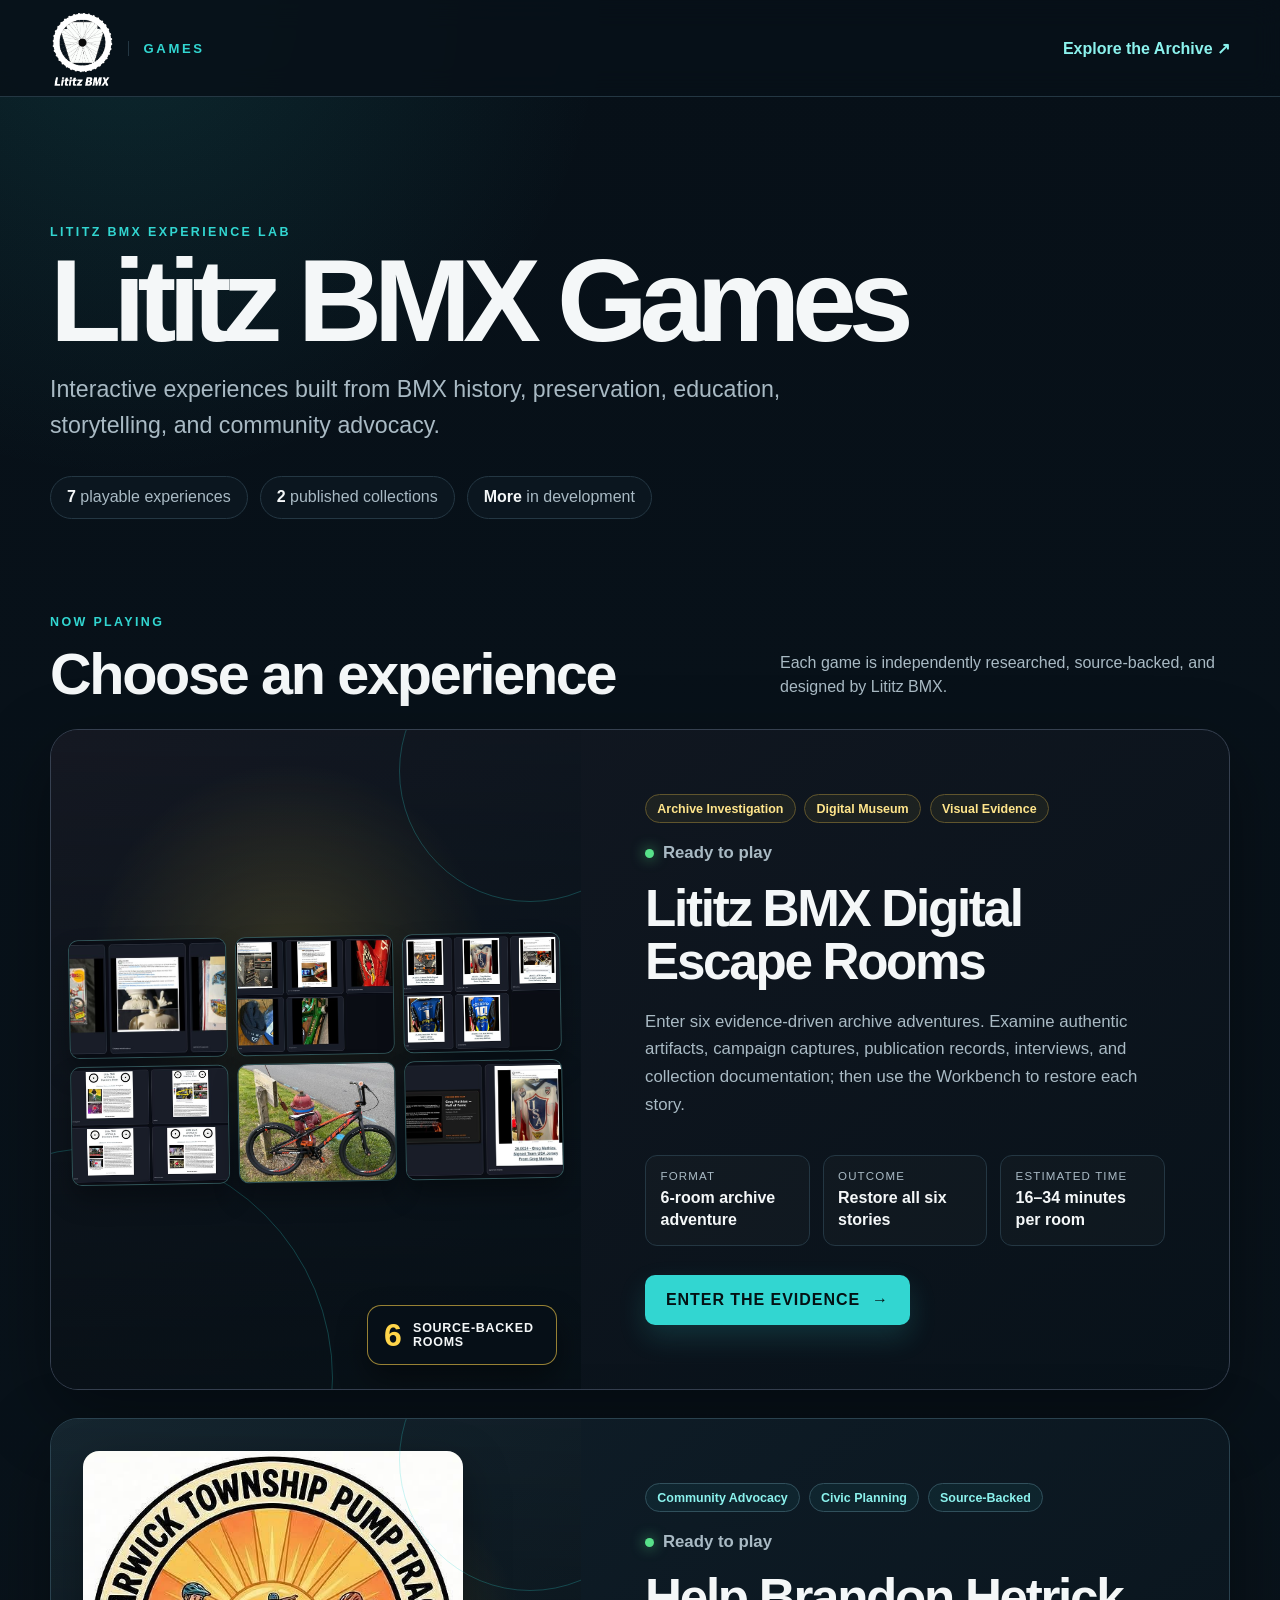
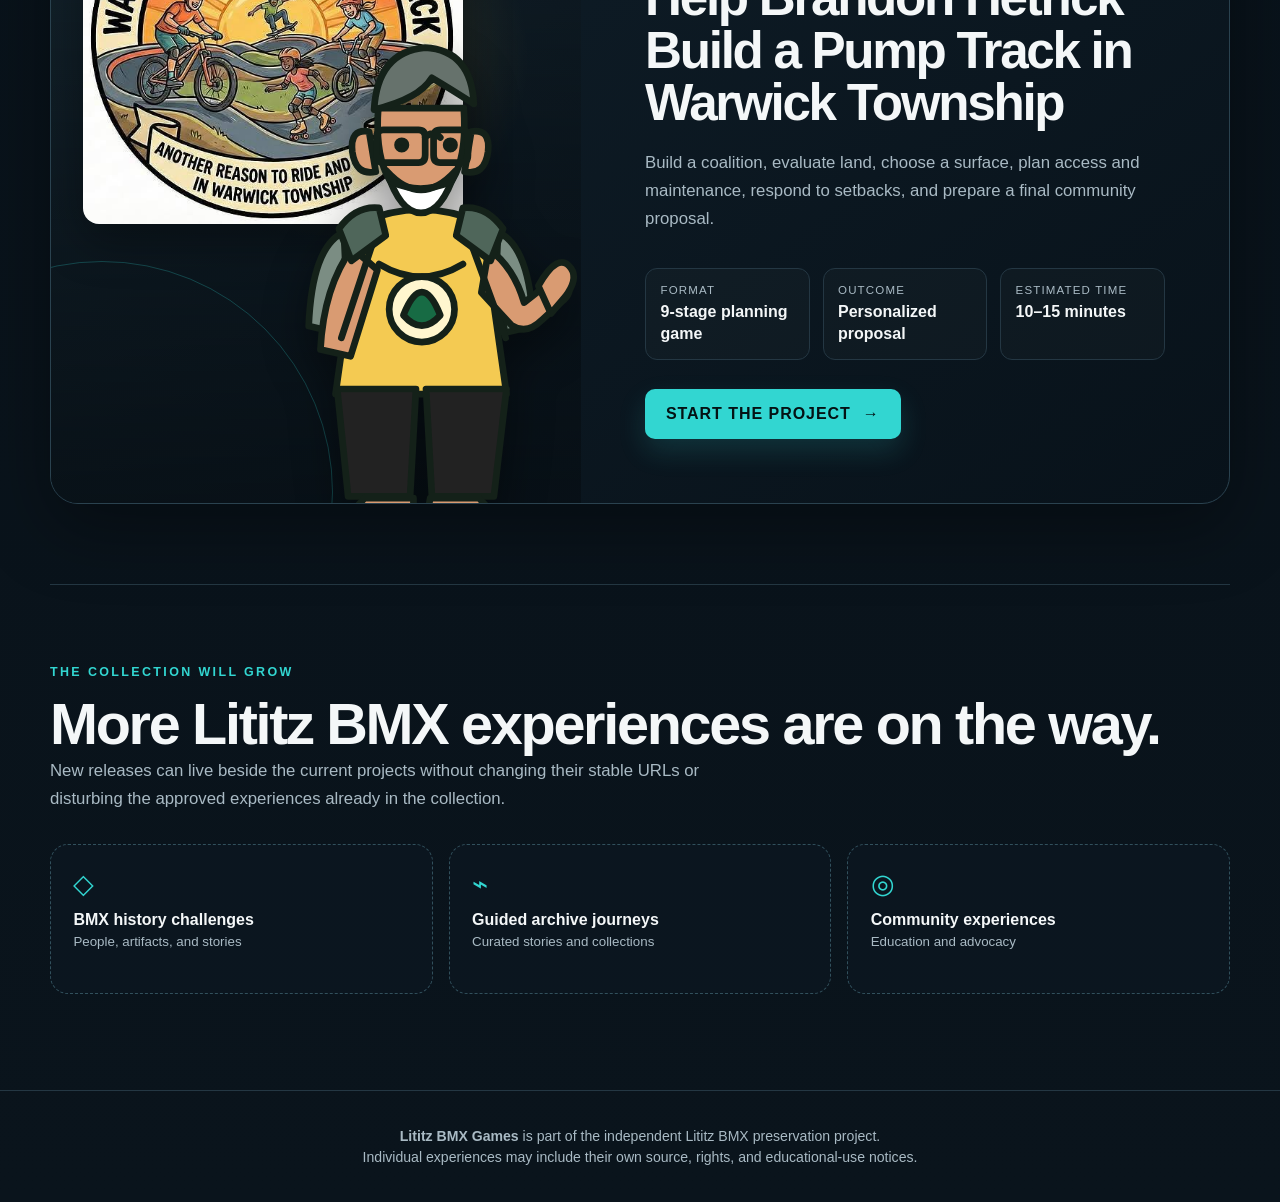
<file: index.html>
<!doctype html>
<html lang="en">
<head>
  <meta charset="utf-8">
  <meta name="viewport" content="width=device-width, initial-scale=1">
  <meta name="description" content="Lititz BMX Games — interactive experiences built from BMX history, preservation, education, storytelling, and community advocacy.">
  <link rel="canonical" href="https://article134-tech.github.io/lititzbmx-games/">
  <title>Lititz BMX Games</title>
  <link rel="stylesheet" href="assets/styles.css">
</head>
<body>
  <a class="skip-link" href="#main">Skip to games</a>

  <header class="site-header">
    <div class="header-inner">
      <a class="brand" href="./" aria-label="Lititz BMX Games home">
        <img
          class="brand-logo"
          src="assets/lititz-bmx-logo-white.png"
          alt=""
          aria-hidden="true">
        <span class="brand-section">Games</span>
      </a>
      <a class="archive-link" href="https://www.lititzbmx.com" target="_blank" rel="noopener">
        Explore the Archive <span aria-hidden="true">↗</span>
      </a>
    </div>
  </header>

  <main id="main">
    <section class="hero" aria-labelledby="page-title">
      <p class="eyebrow">Lititz BMX Experience Lab</p>
      <h1 id="page-title">Lititz BMX Games</h1>
      <p class="hero-copy">
        Interactive experiences built from BMX history, preservation, education,
        storytelling, and community advocacy.
      </p>
      <div class="hero-stats" aria-label="Collection status">
        <span><strong>7</strong> playable experiences</span>
        <span><strong>2</strong> published collections</span>
        <span><strong>More</strong> in development</span>
      </div>
    </section>

    <section class="games-section" aria-labelledby="play-heading">
      <div class="section-heading">
        <div>
          <p class="eyebrow">Now Playing</p>
          <h2 id="play-heading">Choose an experience</h2>
        </div>
        <p>Each game is independently researched, source-backed, and designed by Lititz BMX.</p>
      </div>

      <div class="games-list">
        <article class="game-card escape-card">
          <div class="game-visual escape-visual">
            <div class="escape-collage" aria-label="Six Lititz BMX Digital Escape Room previews">
              <img src="escape-rooms/assets/images/radical-rick/room-overview-640.jpg" alt="Radical Rick archive evidence preview" loading="lazy">
              <img src="escape-rooms/assets/images/harrys-legacy-toolbox/room-overview-640.jpg" alt="Harry's Legacy Toolbox evidence preview" loading="lazy">
              <img src="escape-rooms/assets/images/jersey-wall/room-overview-640.jpg" alt="Jersey Wall evidence preview" loading="lazy">
              <img src="escape-rooms/assets/images/backstage-bmx/room-overview-640.jpg" alt="Backstage BMX artist evidence preview" loading="lazy">
              <img src="escape-rooms/assets/images/sugar-cayne/full-circle-640.jpg" alt="Sugar Cayne Huffy BMX build preview" loading="lazy">
              <img src="escape-rooms/assets/images/greg-mathias-air/room-overview-640.jpg" alt="Greg Mathias Air evidence preview" loading="lazy">
            </div>
            <div class="escape-badge" aria-hidden="true">
              <strong>6</strong>
              <span>Source-backed rooms</span>
            </div>
          </div>

          <div class="game-content">
            <div class="tags" aria-label="Game categories">
              <span>Archive Investigation</span>
              <span>Digital Museum</span>
              <span>Visual Evidence</span>
            </div>
            <p class="status"><span aria-hidden="true"></span> Ready to play</p>
            <h3>Lititz BMX Digital Escape Rooms</h3>
            <p>
              Enter six evidence-driven archive adventures. Examine authentic artifacts,
              campaign captures, publication records, interviews, and collection documentation;
              then use the Workbench to restore each story.
            </p>
            <dl class="game-meta">
              <div><dt>Format</dt><dd>6-room archive adventure</dd></div>
              <div><dt>Outcome</dt><dd>Restore all six stories</dd></div>
              <div><dt>Estimated time</dt><dd>16–34 minutes per room</dd></div>
            </dl>
            <a class="play-button escape-button" href="escape-rooms/">
              Enter the evidence <span aria-hidden="true">→</span>
            </a>
          </div>
        </article>

        <article class="game-card">
          <div class="game-visual">
            <img
              class="campaign-logo"
              src="brandon/assets/warwick-township-pump-track-logo.jpg"
              alt="Warwick Township Pump Track campaign logo">
            <img
              class="guide"
              src="brandon/assets/brandon-guide.svg"
              alt="Illustrated Brandon Hetrick giving a thumbs-up">
          </div>

          <div class="game-content">
            <div class="tags" aria-label="Game categories">
              <span>Community Advocacy</span>
              <span>Civic Planning</span>
              <span>Source-Backed</span>
            </div>
            <p class="status"><span aria-hidden="true"></span> Ready to play</p>
            <h3>Help Brandon Hetrick Build a Pump Track in Warwick Township</h3>
            <p>
              Build a coalition, evaluate land, choose a surface, plan access and maintenance,
              respond to setbacks, and prepare a final community proposal.
            </p>
            <dl class="game-meta">
              <div><dt>Format</dt><dd>9-stage planning game</dd></div>
              <div><dt>Outcome</dt><dd>Personalized proposal</dd></div>
              <div><dt>Estimated time</dt><dd>10–15 minutes</dd></div>
            </dl>
            <a class="play-button" href="brandon/">
              Start the project <span aria-hidden="true">→</span>
            </a>
          </div>
        </article>
      </div>
    </section>

    <section class="coming-soon" aria-labelledby="coming-heading">
      <p class="eyebrow">The Collection Will Grow</p>
      <h2 id="coming-heading">More Lititz BMX experiences are on the way.</h2>
      <p>
        New releases can live beside the current projects without changing their stable URLs
        or disturbing the approved experiences already in the collection.
      </p>
      <div class="future-grid" aria-label="Future experience categories">
        <div><span aria-hidden="true">◇</span><strong>BMX history challenges</strong><small>People, artifacts, and stories</small></div>
        <div><span aria-hidden="true">⌁</span><strong>Guided archive journeys</strong><small>Curated stories and collections</small></div>
        <div><span aria-hidden="true">◎</span><strong>Community experiences</strong><small>Education and advocacy</small></div>
      </div>
    </section>
  </main>

  <footer>
    <p><strong>Lititz BMX Games</strong> is part of the independent Lititz BMX preservation project.</p>
    <p>Individual experiences may include their own source, rights, and educational-use notices.</p>
  </footer>

  <script src="assets/app.js"></script>
</body>
</html>
</file>
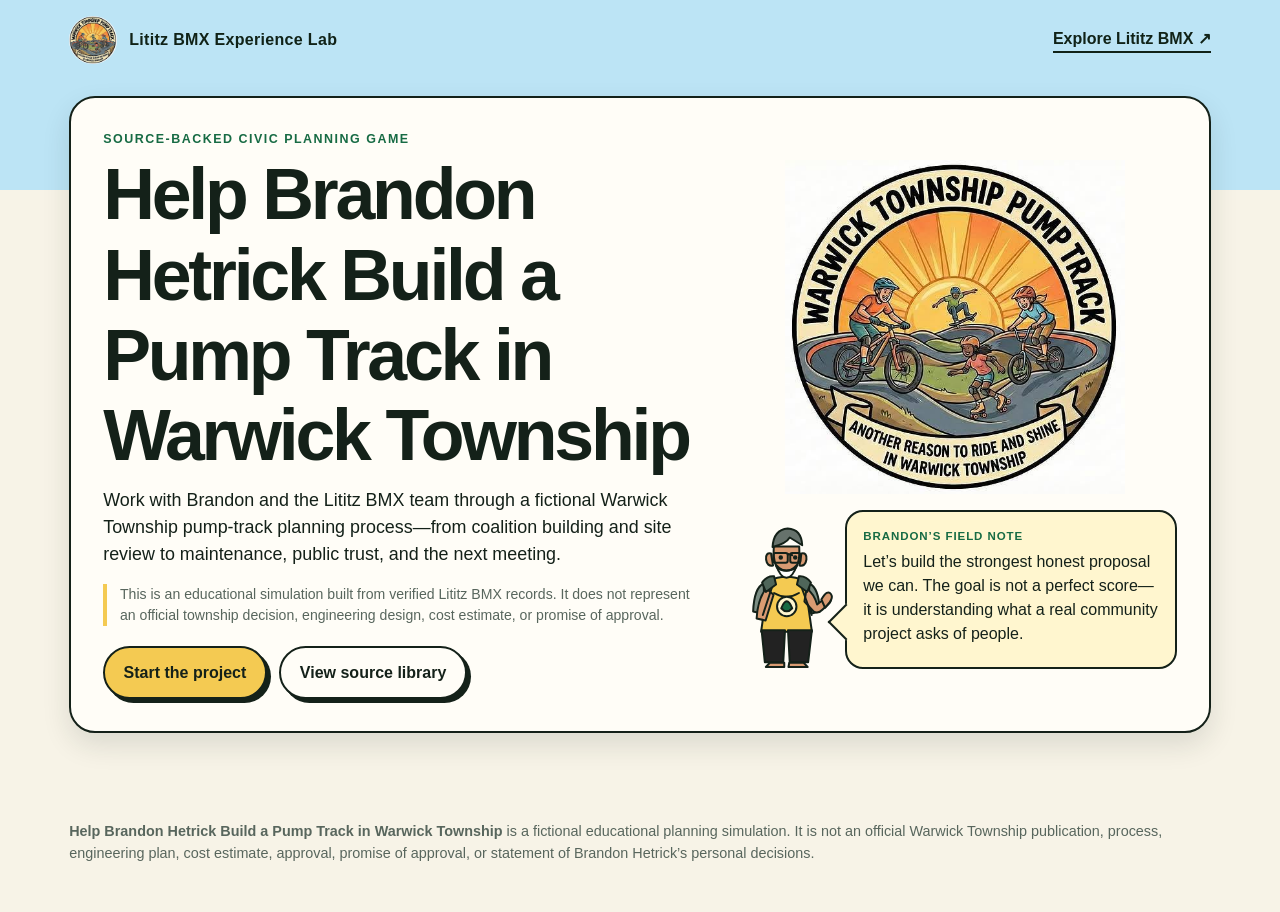
<file: brandon/index.html>
<!doctype html><html lang="en"><head><meta charset="utf-8"><meta name="viewport" content="width=device-width,initial-scale=1"><meta name="description" content="Help Brandon Hetrick Build a Pump Track in Warwick Township — a source-backed Lititz BMX civic planning game."><link rel="canonical" href="https://article134-tech.github.io/lititzbmx-games/brandon/"><title>Help Brandon Hetrick Build a Pump Track in Warwick Township | Lititz BMX</title><link rel="stylesheet" href="assets/styles.css"></head><body><a class="skip" href="#game">Skip to game</a><header class="site-head"><div class="brand"><img src="assets/warwick-township-pump-track-logo.jpg" alt="Warwick Township Pump Track campaign logo"><span>Lititz BMX Experience Lab</span></div><a class="archive-link" href="https://www.lititzbmx.com" target="_blank" rel="noopener">Explore Lititz BMX ↗</a></header><main id="game"></main><footer><strong>Help Brandon Hetrick Build a Pump Track in Warwick Township</strong> is a fictional educational planning simulation. It is not an official Warwick Township publication, process, engineering plan, cost estimate, approval, promise of approval, or statement of Brandon Hetrick’s personal decisions.</footer><script src="assets/game-data.js"></script><script src="assets/app.js"></script></body></html>
</file>
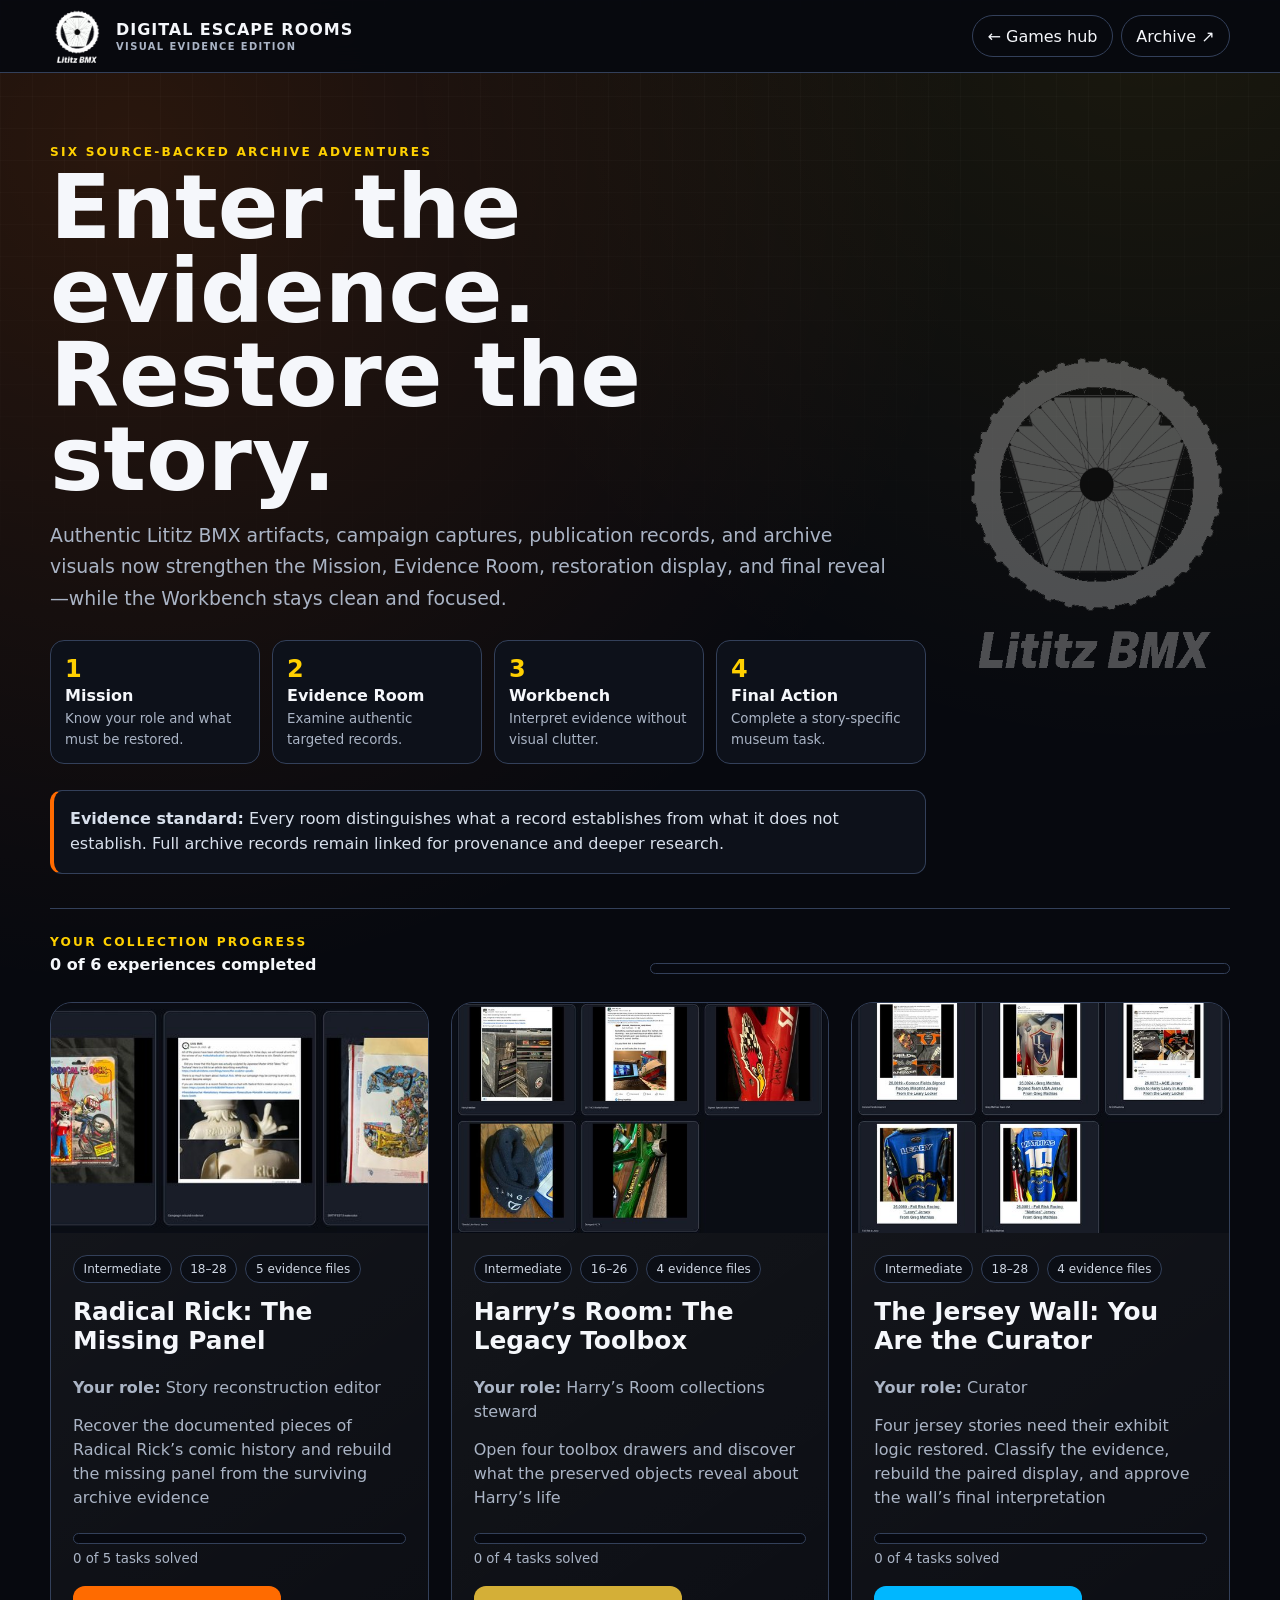
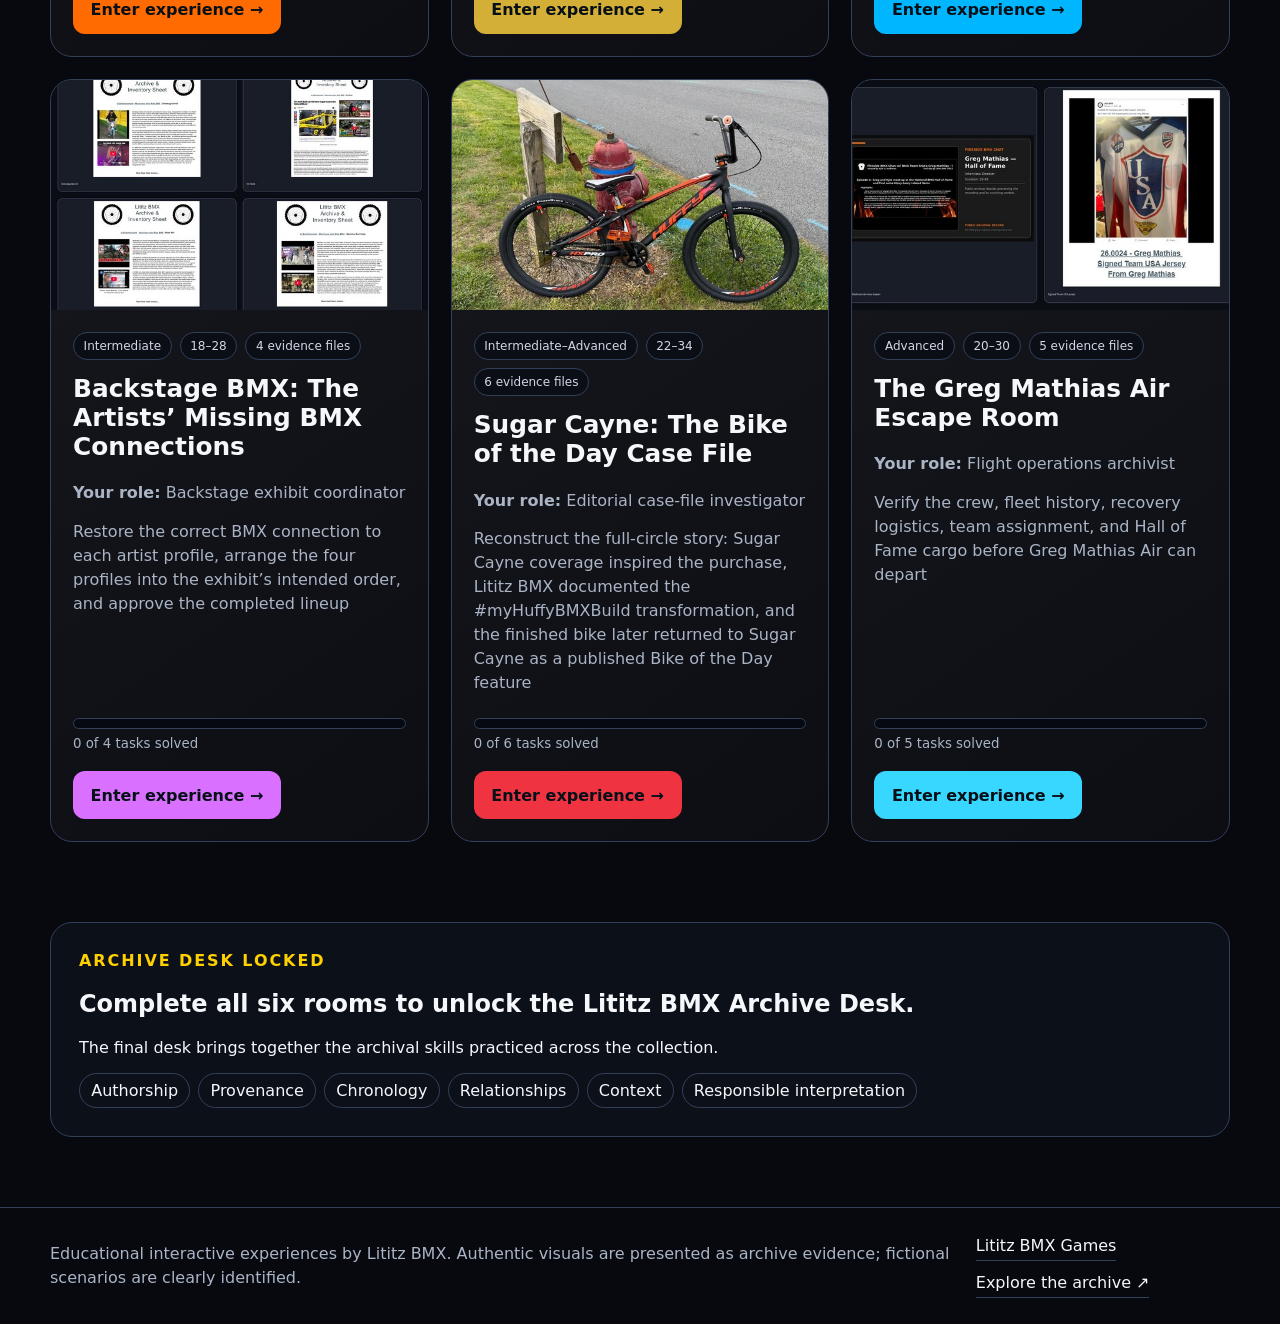
<file: escape-rooms/index.html>
<!doctype html><html lang="en"><head><meta charset="utf-8"><meta name="viewport" content="width=device-width,initial-scale=1"><meta name="description" content="Six visually enhanced, source-backed Lititz BMX digital museum escape rooms with dedicated Evidence Rooms."><title>Lititz BMX Digital Escape Rooms — Visual Evidence Edition</title><link rel="canonical" href="https://article134-tech.github.io/lititzbmx-games/escape-rooms/"><link rel="icon" href="assets/lititz-bmx-logo.png"><link rel="stylesheet" href="assets/styles.css"></head><body data-base=""><a class="skip" href="#main">Skip to rooms</a><header class="sitebar"><div class="wrap sitebar-inner"><a class="brand-lockup" href="./"><img src="assets/lititz-bmx-logo.png" alt="Lititz BMX wheel logo"><span>Digital Escape Rooms<small>Visual Evidence Edition</small></span></a><nav class="site-actions" aria-label="Collection navigation"><a class="navlink" href="../">← Games hub</a><a class="navlink" href="https://www.lititzbmx.com" target="_blank" rel="noopener">Archive ↗</a></nav></div></header><main id="main"><section class="hero wrap"><div class="hero-copy"><div class="kicker">Six source-backed archive adventures</div><h1>Enter the evidence.<br>Restore the story.</h1><p>Authentic Lititz BMX artifacts, campaign captures, publication records, and archive visuals now strengthen the Mission, Evidence Room, restoration display, and final reveal—while the Workbench stays clean and focused.</p><div class="experience-loop"><div><strong>1</strong><span>Mission</span><small>Know your role and what must be restored.</small></div><div><strong>2</strong><span>Evidence Room</span><small>Examine authentic targeted records.</small></div><div><strong>3</strong><span>Workbench</span><small>Interpret evidence without visual clutter.</small></div><div><strong>4</strong><span>Final Action</span><small>Complete a story-specific museum task.</small></div></div><div class="how"><strong>Evidence standard:</strong> Every room distinguishes what a record establishes from what it does not establish.
Full archive records remain linked for provenance and deeper research.</div></div><div class="hero-logo" aria-hidden="true"><img src="assets/lititz-bmx-logo.png" alt=""></div></section><section class="collection-status wrap"><div><span class="kicker">Your collection progress</span><strong id="collection-progress">0 of 6 experiences completed</strong></div><div class="meter"><span id="collection-meter-fill"></span></div></section><section id="room-grid" class="grid wrap" aria-label="Available escape rooms"></section><section id="archive-desk" class="archive-desk wrap" aria-live="polite"><div class="archive-desk-lock">Archive Desk locked</div><h2>Complete all six rooms to unlock the Lititz BMX Archive Desk.</h2><p>The final desk brings together the archival skills practiced across the collection.</p><div class="principles"><span>Authorship</span><span>Provenance</span><span>Chronology</span><span>Relationships</span><span>Context</span><span>Responsible interpretation</span></div></section></main><footer class="footer"><div class="wrap footer-row"><span>Educational interactive experiences by Lititz BMX.
Authentic visuals are presented as archive evidence; fictional scenarios are clearly identified.</span><nav class="footer-links" aria-label="Collection footer navigation"><a href="../">Lititz BMX Games</a><a href="https://www.lititzbmx.com" target="_blank" rel="noopener">Explore the archive ↗</a></nav></div></footer><script src="assets/rooms-data.js"></script><script src="assets/app.js"></script></body></html>
</file>
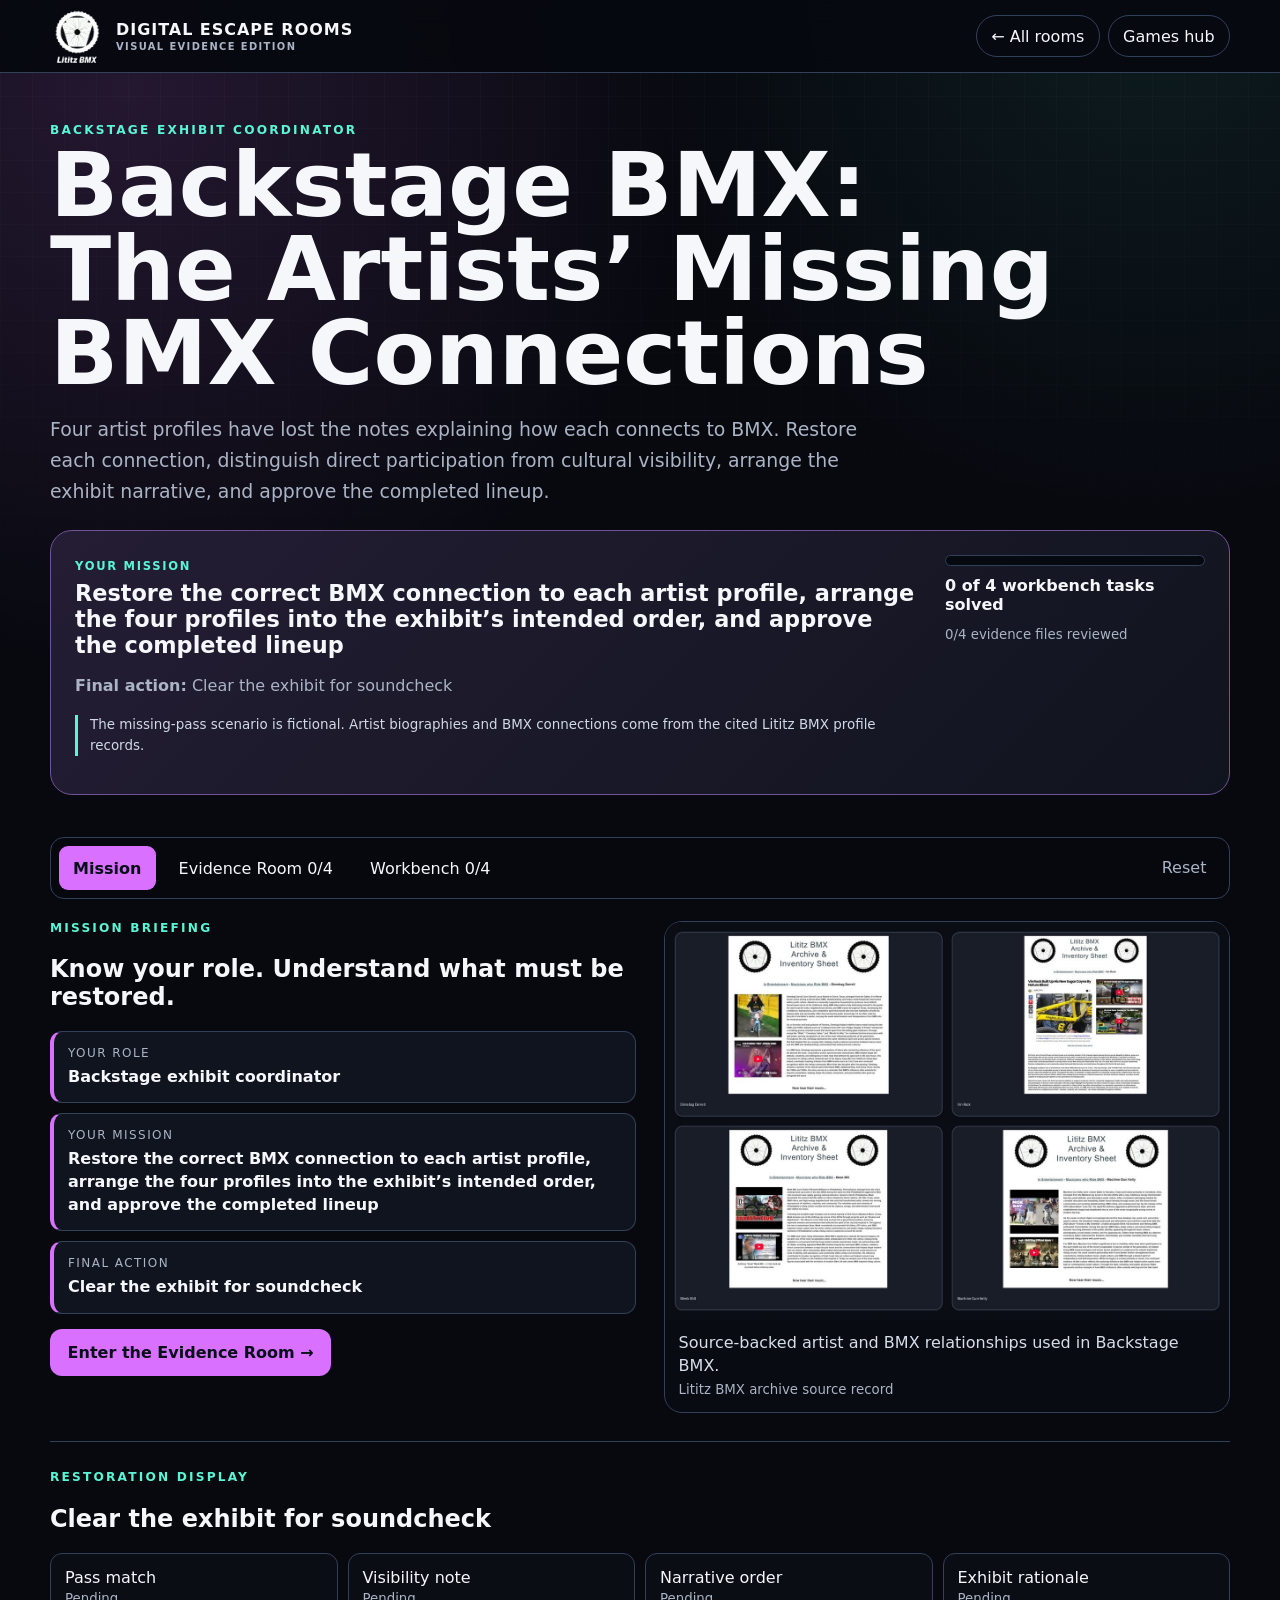
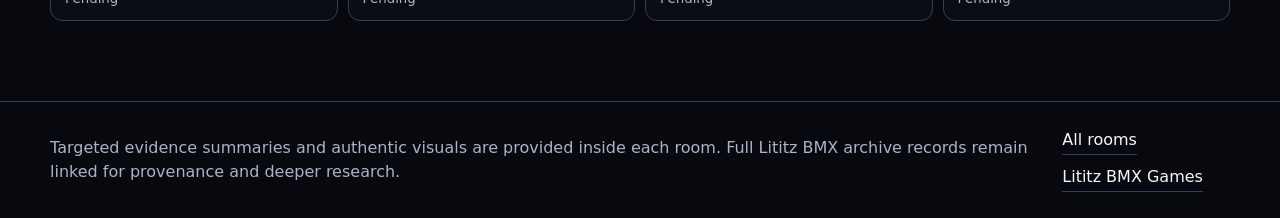
<file: escape-rooms/backstage-bmx/index.html>
<!doctype html><html lang="en"><head><meta charset="utf-8"><meta name="viewport" content="width=device-width,initial-scale=1"><meta name="description" content="Play Backstage BMX: The Artists’ Missing BMX Connections, a source-backed Lititz BMX digital museum experience with authentic evidence records."><title>Backstage BMX: The Artists’ Missing BMX Connections | Lititz BMX Digital Escape Rooms</title><link rel="canonical" href="https://article134-tech.github.io/lititzbmx-games/escape-rooms/backstage-bmx/"><meta property="og:title" content="Backstage BMX: The Artists’ Missing BMX Connections"><meta property="og:description" content="Play Backstage BMX: The Artists’ Missing BMX Connections, a source-backed Lititz BMX digital museum experience with authentic evidence records."><meta property="og:image" content="https://article134-tech.github.io/lititzbmx-games/escape-rooms/assets/images/backstage-bmx/room-overview-1280.jpg"><link rel="icon" href="../assets/lititz-bmx-logo.png"><link rel="stylesheet" href="../assets/styles.css"></head><body data-base="../" data-room-id="musicians"><a class="skip" href="#room-main">Skip to room</a><header class="sitebar"><div class="wrap sitebar-inner"><a class="brand-lockup" href="../index.html"><img src="../assets/lititz-bmx-logo.png" alt="Lititz BMX wheel logo"><span>Digital Escape Rooms<small>Visual Evidence Edition</small></span></a><nav class="site-actions" aria-label="Room navigation"><a class="navlink" href="../index.html">← All rooms</a><a class="navlink" href="../../index.html">Games hub</a></nav></div></header><noscript><section class="wrap room-head"><h1>Backstage BMX: The Artists’ Missing BMX Connections</h1><p>Restore the correct BMX connection to each artist profile, arrange the four profiles into the exhibit’s intended order, and approve the completed lineup</p><p>This interactive experience requires JavaScript. Its underlying evidence remains available through the linked Lititz BMX archive.</p></section></noscript><main id="room-main"></main><footer class="footer"><div class="wrap footer-row"><span>Targeted evidence summaries and authentic visuals are provided inside each room. Full Lititz BMX archive records remain linked for provenance and deeper research.</span><nav class="footer-links" aria-label="Room footer navigation"><a href="../index.html">All rooms</a><a href="../../index.html">Lititz BMX Games</a></nav></div></footer><script src="../assets/rooms-data.js"></script><script src="../assets/app.js"></script></body></html>
</file>
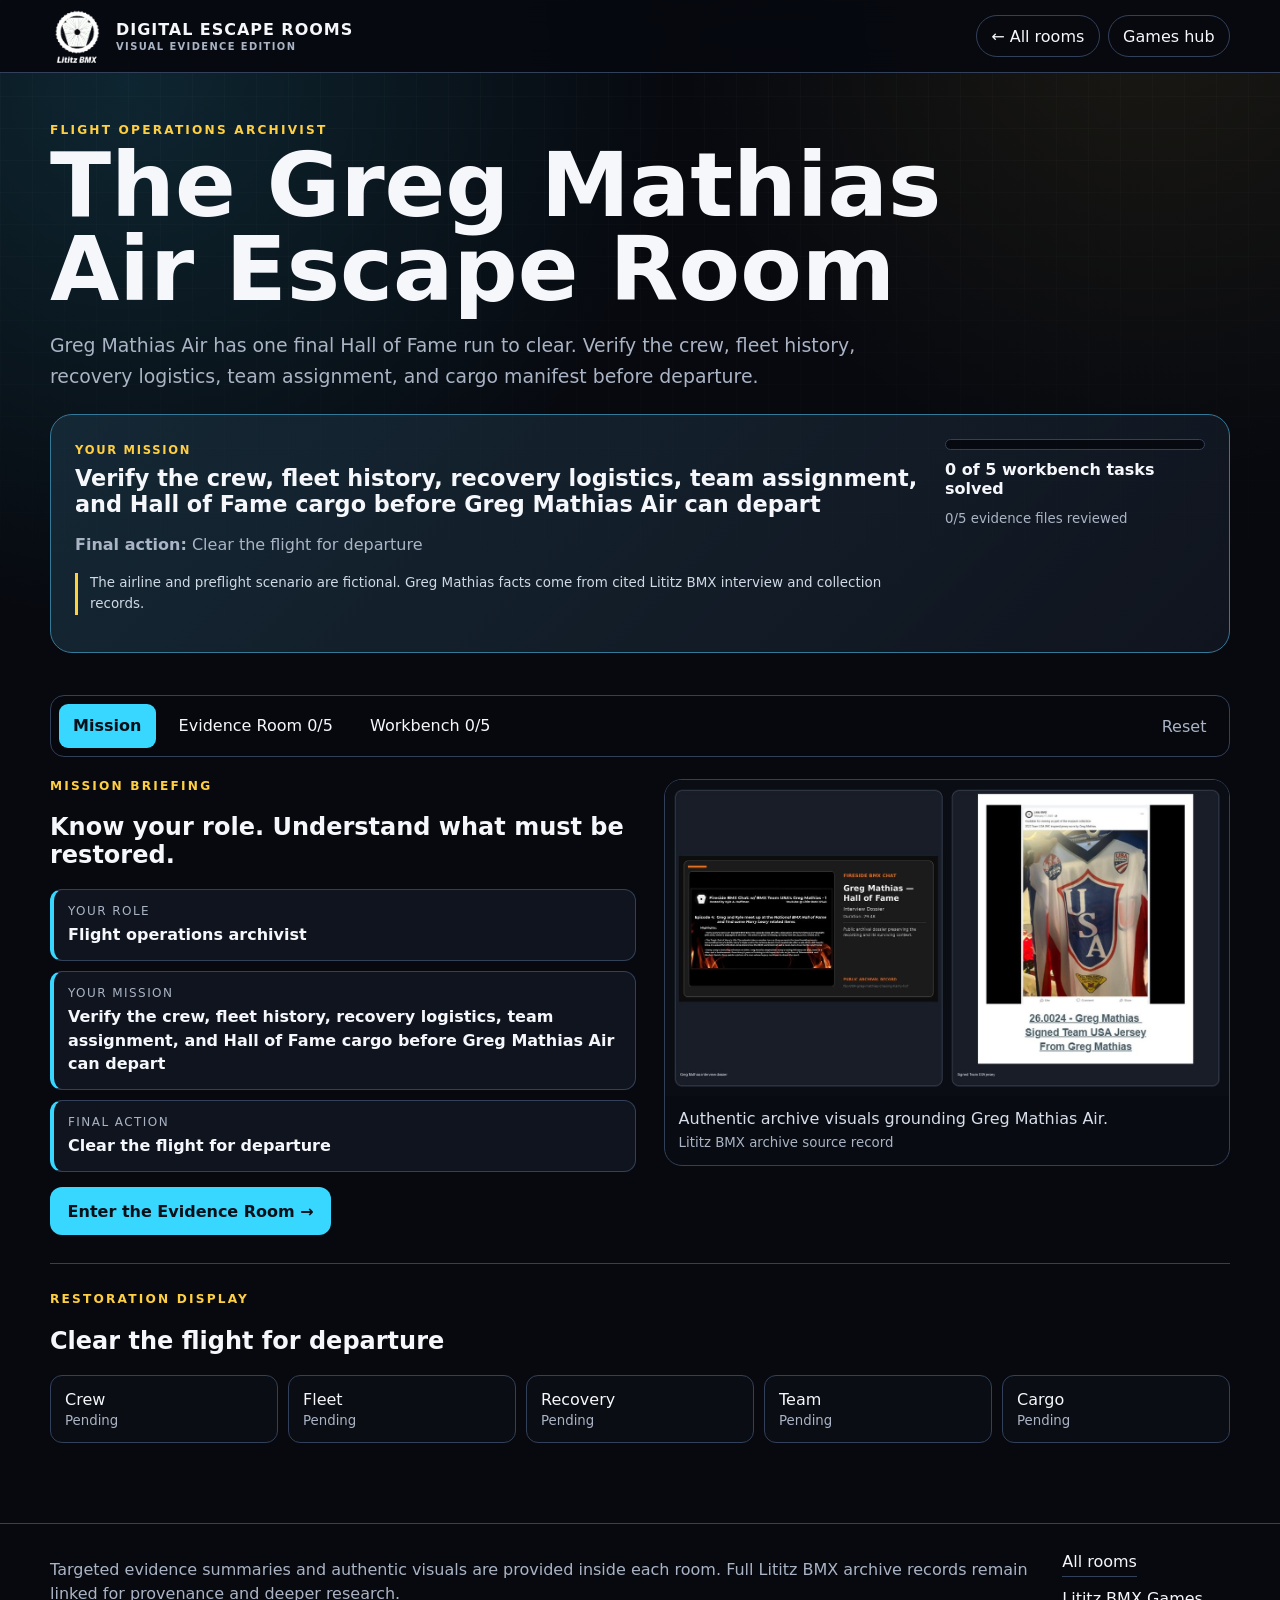
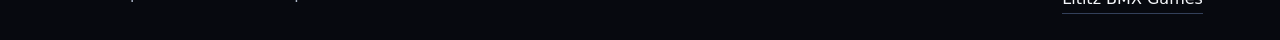
<file: escape-rooms/greg-mathias-air/index.html>
<!doctype html><html lang="en"><head><meta charset="utf-8"><meta name="viewport" content="width=device-width,initial-scale=1"><meta name="description" content="Play The Greg Mathias Air Escape Room, a source-backed Lititz BMX digital museum experience with authentic evidence records."><title>The Greg Mathias Air Escape Room | Lititz BMX Digital Escape Rooms</title><link rel="canonical" href="https://article134-tech.github.io/lititzbmx-games/escape-rooms/greg-mathias-air/"><meta property="og:title" content="The Greg Mathias Air Escape Room"><meta property="og:description" content="Play The Greg Mathias Air Escape Room, a source-backed Lititz BMX digital museum experience with authentic evidence records."><meta property="og:image" content="https://article134-tech.github.io/lititzbmx-games/escape-rooms/assets/images/greg-mathias-air/room-overview-1280.jpg"><link rel="icon" href="../assets/lititz-bmx-logo.png"><link rel="stylesheet" href="../assets/styles.css"></head><body data-base="../" data-room-id="greg-mathias-air"><a class="skip" href="#room-main">Skip to room</a><header class="sitebar"><div class="wrap sitebar-inner"><a class="brand-lockup" href="../index.html"><img src="../assets/lititz-bmx-logo.png" alt="Lititz BMX wheel logo"><span>Digital Escape Rooms<small>Visual Evidence Edition</small></span></a><nav class="site-actions" aria-label="Room navigation"><a class="navlink" href="../index.html">← All rooms</a><a class="navlink" href="../../index.html">Games hub</a></nav></div></header><noscript><section class="wrap room-head"><h1>The Greg Mathias Air Escape Room</h1><p>Verify the crew, fleet history, recovery logistics, team assignment, and Hall of Fame cargo before Greg Mathias Air can depart</p><p>This interactive experience requires JavaScript. Its underlying evidence remains available through the linked Lititz BMX archive.</p></section></noscript><main id="room-main"></main><footer class="footer"><div class="wrap footer-row"><span>Targeted evidence summaries and authentic visuals are provided inside each room. Full Lititz BMX archive records remain linked for provenance and deeper research.</span><nav class="footer-links" aria-label="Room footer navigation"><a href="../index.html">All rooms</a><a href="../../index.html">Lititz BMX Games</a></nav></div></footer><script src="../assets/rooms-data.js"></script><script src="../assets/app.js"></script></body></html>
</file>
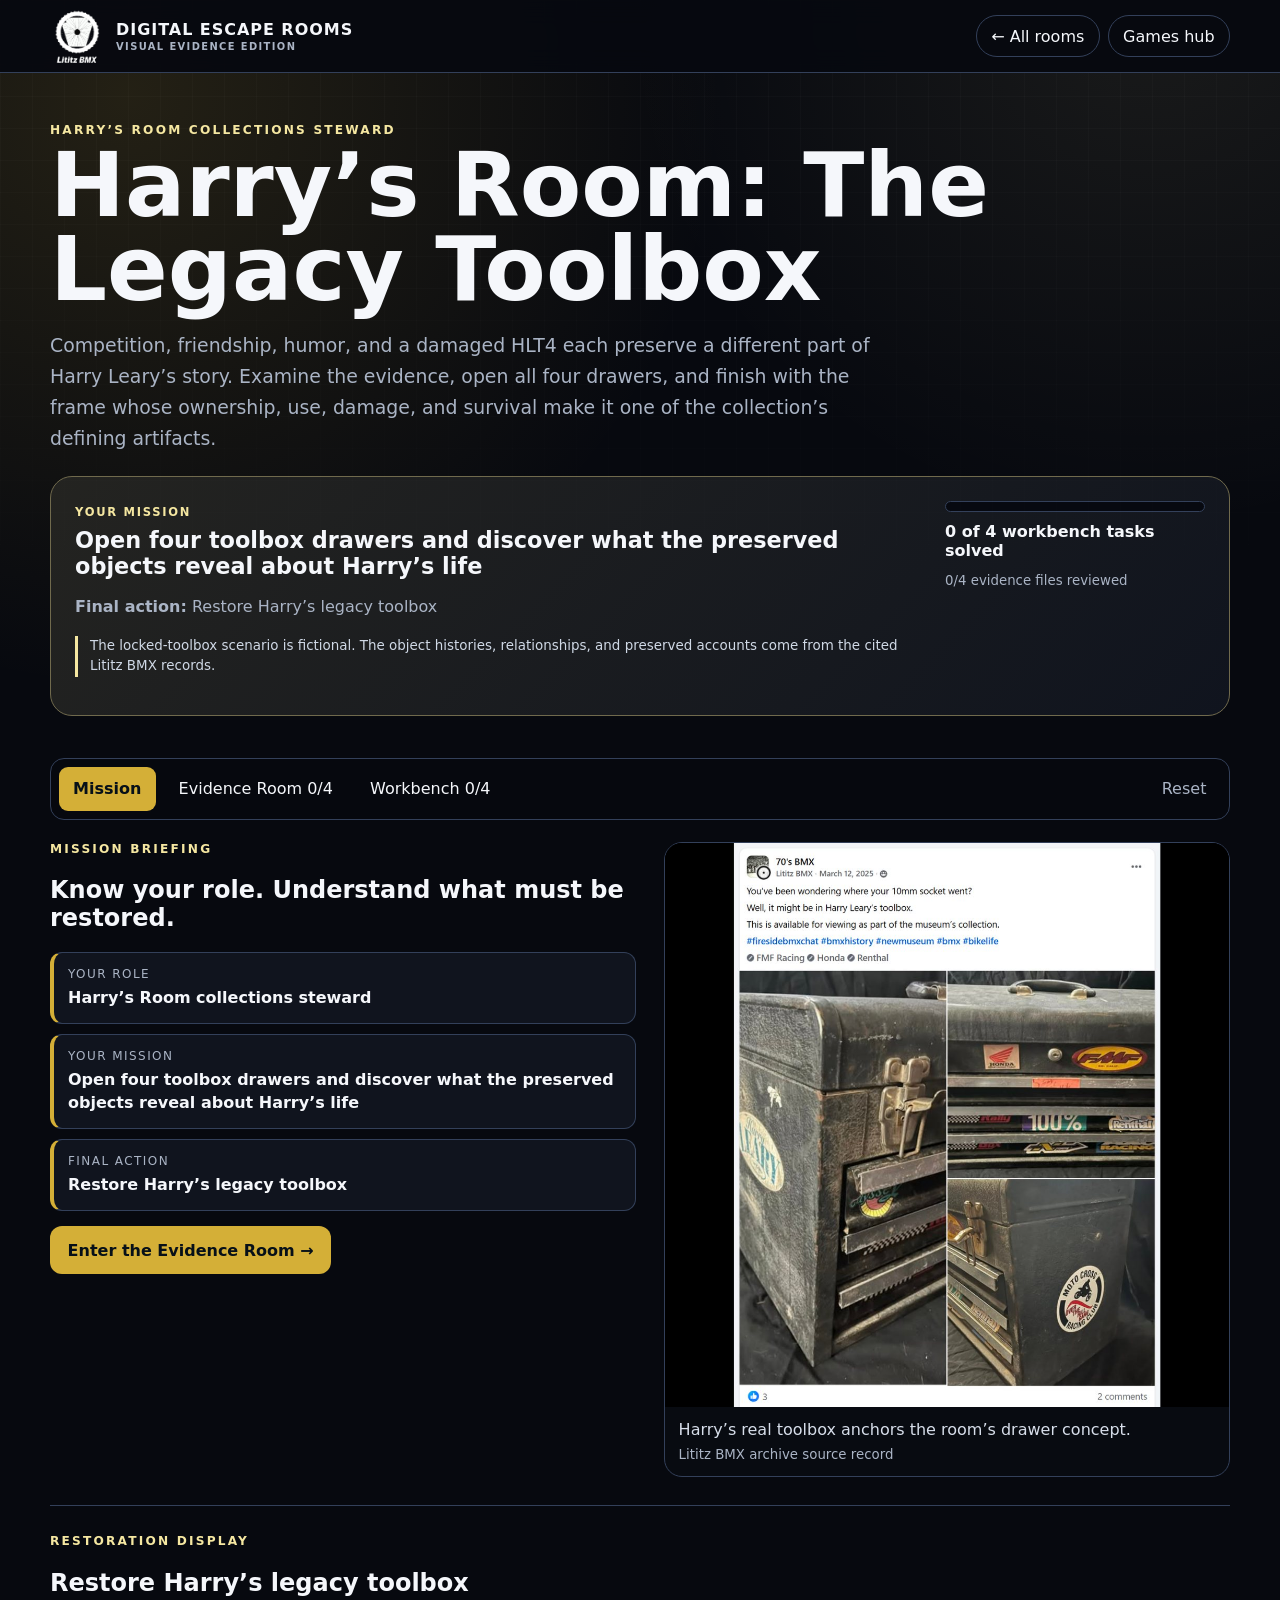
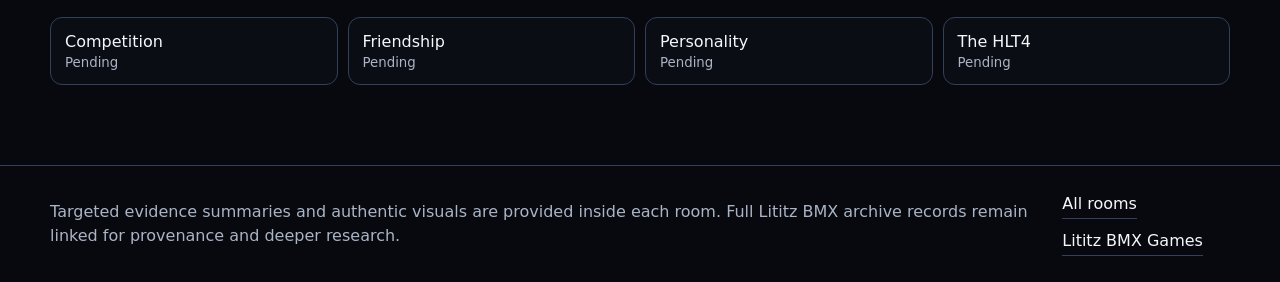
<file: escape-rooms/harrys-legacy-toolbox/index.html>
<!doctype html><html lang="en"><head><meta charset="utf-8"><meta name="viewport" content="width=device-width,initial-scale=1"><meta name="description" content="Play Harry’s Room: The Legacy Toolbox, a source-backed Lititz BMX digital museum experience with authentic evidence records."><title>Harry’s Room: The Legacy Toolbox | Lititz BMX Digital Escape Rooms</title><link rel="canonical" href="https://article134-tech.github.io/lititzbmx-games/escape-rooms/harrys-legacy-toolbox/"><meta property="og:title" content="Harry’s Room: The Legacy Toolbox"><meta property="og:description" content="Play Harry’s Room: The Legacy Toolbox, a source-backed Lititz BMX digital museum experience with authentic evidence records."><meta property="og:image" content="https://article134-tech.github.io/lititzbmx-games/escape-rooms/assets/images/harrys-legacy-toolbox/room-overview-1280.jpg"><link rel="icon" href="../assets/lititz-bmx-logo.png"><link rel="stylesheet" href="../assets/styles.css"></head><body data-base="../" data-room-id="harry-leary"><a class="skip" href="#room-main">Skip to room</a><header class="sitebar"><div class="wrap sitebar-inner"><a class="brand-lockup" href="../index.html"><img src="../assets/lititz-bmx-logo.png" alt="Lititz BMX wheel logo"><span>Digital Escape Rooms<small>Visual Evidence Edition</small></span></a><nav class="site-actions" aria-label="Room navigation"><a class="navlink" href="../index.html">← All rooms</a><a class="navlink" href="../../index.html">Games hub</a></nav></div></header><noscript><section class="wrap room-head"><h1>Harry’s Room: The Legacy Toolbox</h1><p>Open four toolbox drawers and discover what the preserved objects reveal about Harry’s life</p><p>This interactive experience requires JavaScript. Its underlying evidence remains available through the linked Lititz BMX archive.</p></section></noscript><main id="room-main"></main><footer class="footer"><div class="wrap footer-row"><span>Targeted evidence summaries and authentic visuals are provided inside each room. Full Lititz BMX archive records remain linked for provenance and deeper research.</span><nav class="footer-links" aria-label="Room footer navigation"><a href="../index.html">All rooms</a><a href="../../index.html">Lititz BMX Games</a></nav></div></footer><script src="../assets/rooms-data.js"></script><script src="../assets/app.js"></script></body></html>
</file>
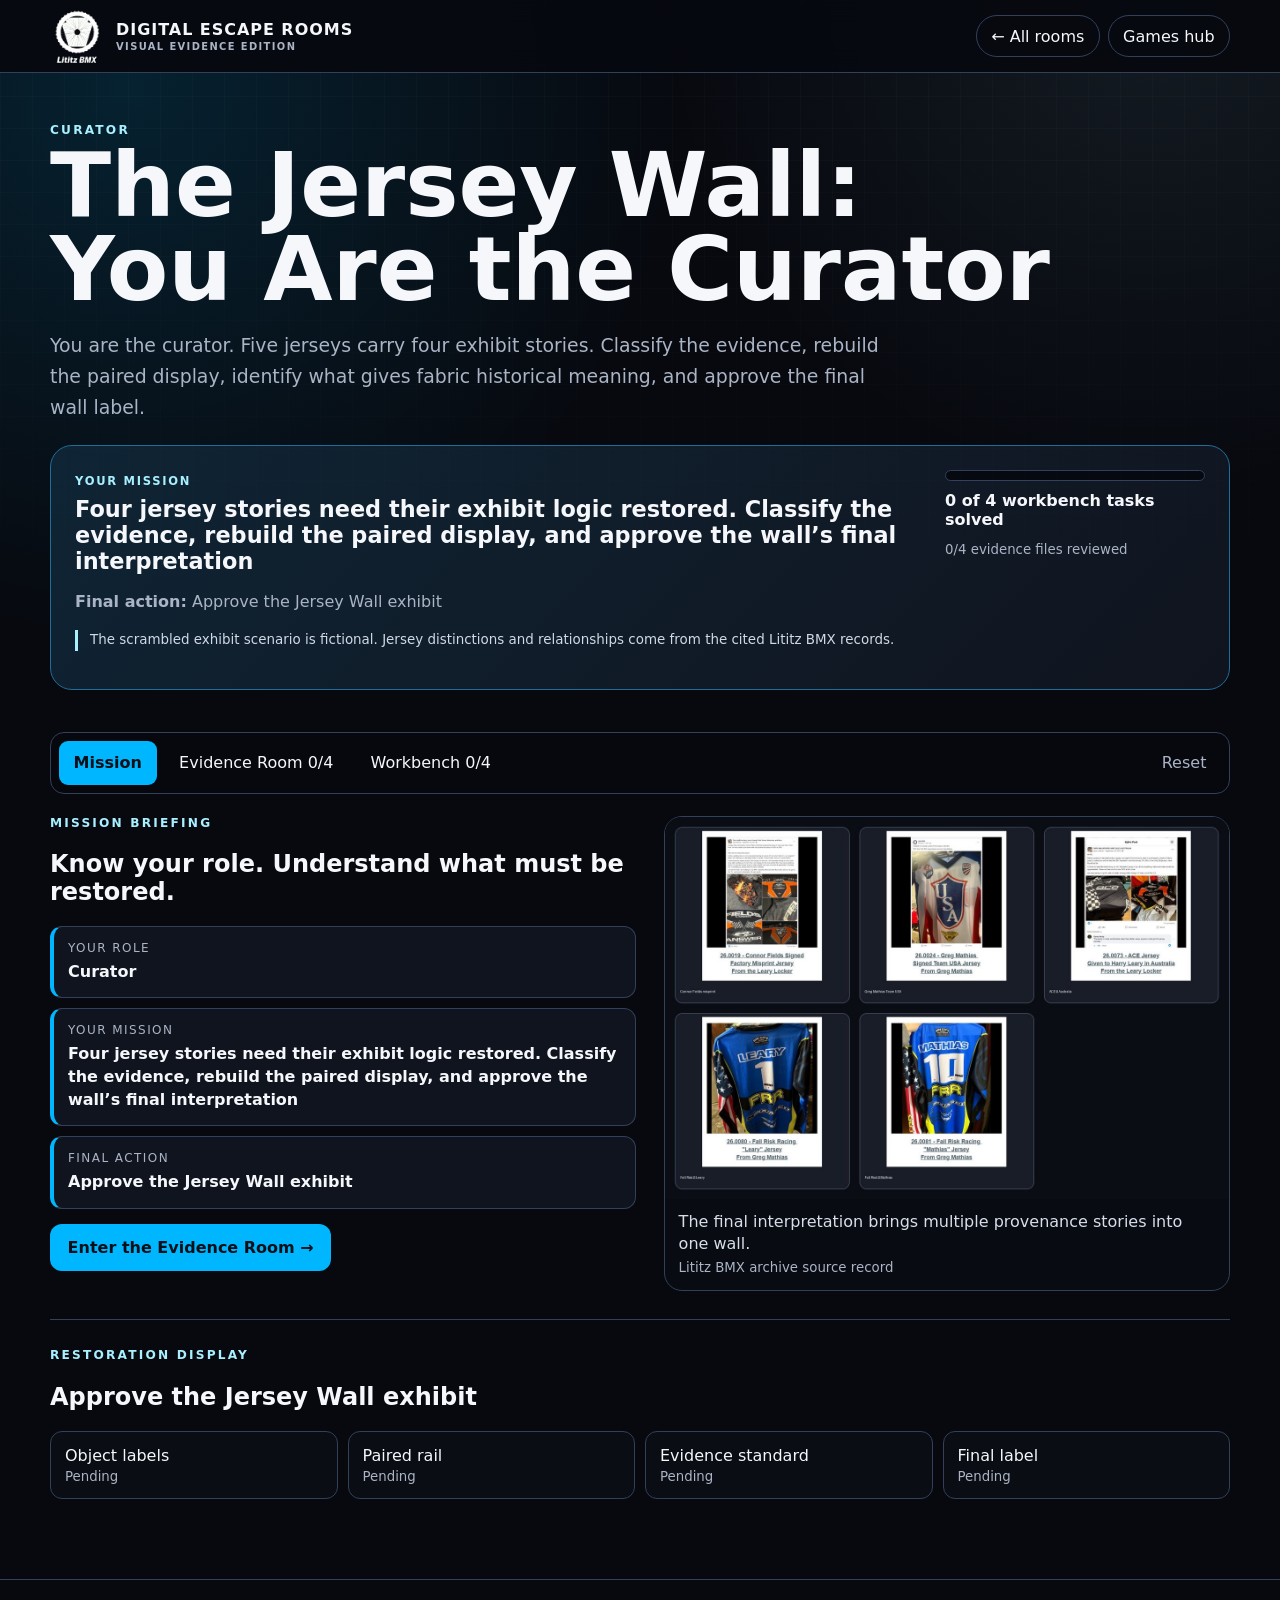
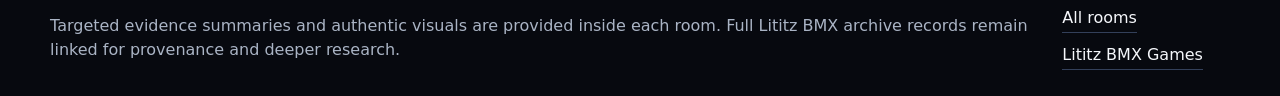
<file: escape-rooms/jersey-wall/index.html>
<!doctype html><html lang="en"><head><meta charset="utf-8"><meta name="viewport" content="width=device-width,initial-scale=1"><meta name="description" content="Play The Jersey Wall: You Are the Curator, a source-backed Lititz BMX digital museum experience with authentic evidence records."><title>The Jersey Wall: You Are the Curator | Lititz BMX Digital Escape Rooms</title><link rel="canonical" href="https://article134-tech.github.io/lititzbmx-games/escape-rooms/jersey-wall/"><meta property="og:title" content="The Jersey Wall: You Are the Curator"><meta property="og:description" content="Play The Jersey Wall: You Are the Curator, a source-backed Lititz BMX digital museum experience with authentic evidence records."><meta property="og:image" content="https://article134-tech.github.io/lititzbmx-games/escape-rooms/assets/images/jersey-wall/room-overview-1280.jpg"><link rel="icon" href="../assets/lititz-bmx-logo.png"><link rel="stylesheet" href="../assets/styles.css"></head><body data-base="../" data-room-id="jersey-wall"><a class="skip" href="#room-main">Skip to room</a><header class="sitebar"><div class="wrap sitebar-inner"><a class="brand-lockup" href="../index.html"><img src="../assets/lititz-bmx-logo.png" alt="Lititz BMX wheel logo"><span>Digital Escape Rooms<small>Visual Evidence Edition</small></span></a><nav class="site-actions" aria-label="Room navigation"><a class="navlink" href="../index.html">← All rooms</a><a class="navlink" href="../../index.html">Games hub</a></nav></div></header><noscript><section class="wrap room-head"><h1>The Jersey Wall: You Are the Curator</h1><p>Four jersey stories need their exhibit logic restored. Classify the evidence, rebuild the paired display, and approve the wall’s final interpretation</p><p>This interactive experience requires JavaScript. Its underlying evidence remains available through the linked Lititz BMX archive.</p></section></noscript><main id="room-main"></main><footer class="footer"><div class="wrap footer-row"><span>Targeted evidence summaries and authentic visuals are provided inside each room. Full Lititz BMX archive records remain linked for provenance and deeper research.</span><nav class="footer-links" aria-label="Room footer navigation"><a href="../index.html">All rooms</a><a href="../../index.html">Lititz BMX Games</a></nav></div></footer><script src="../assets/rooms-data.js"></script><script src="../assets/app.js"></script></body></html>
</file>
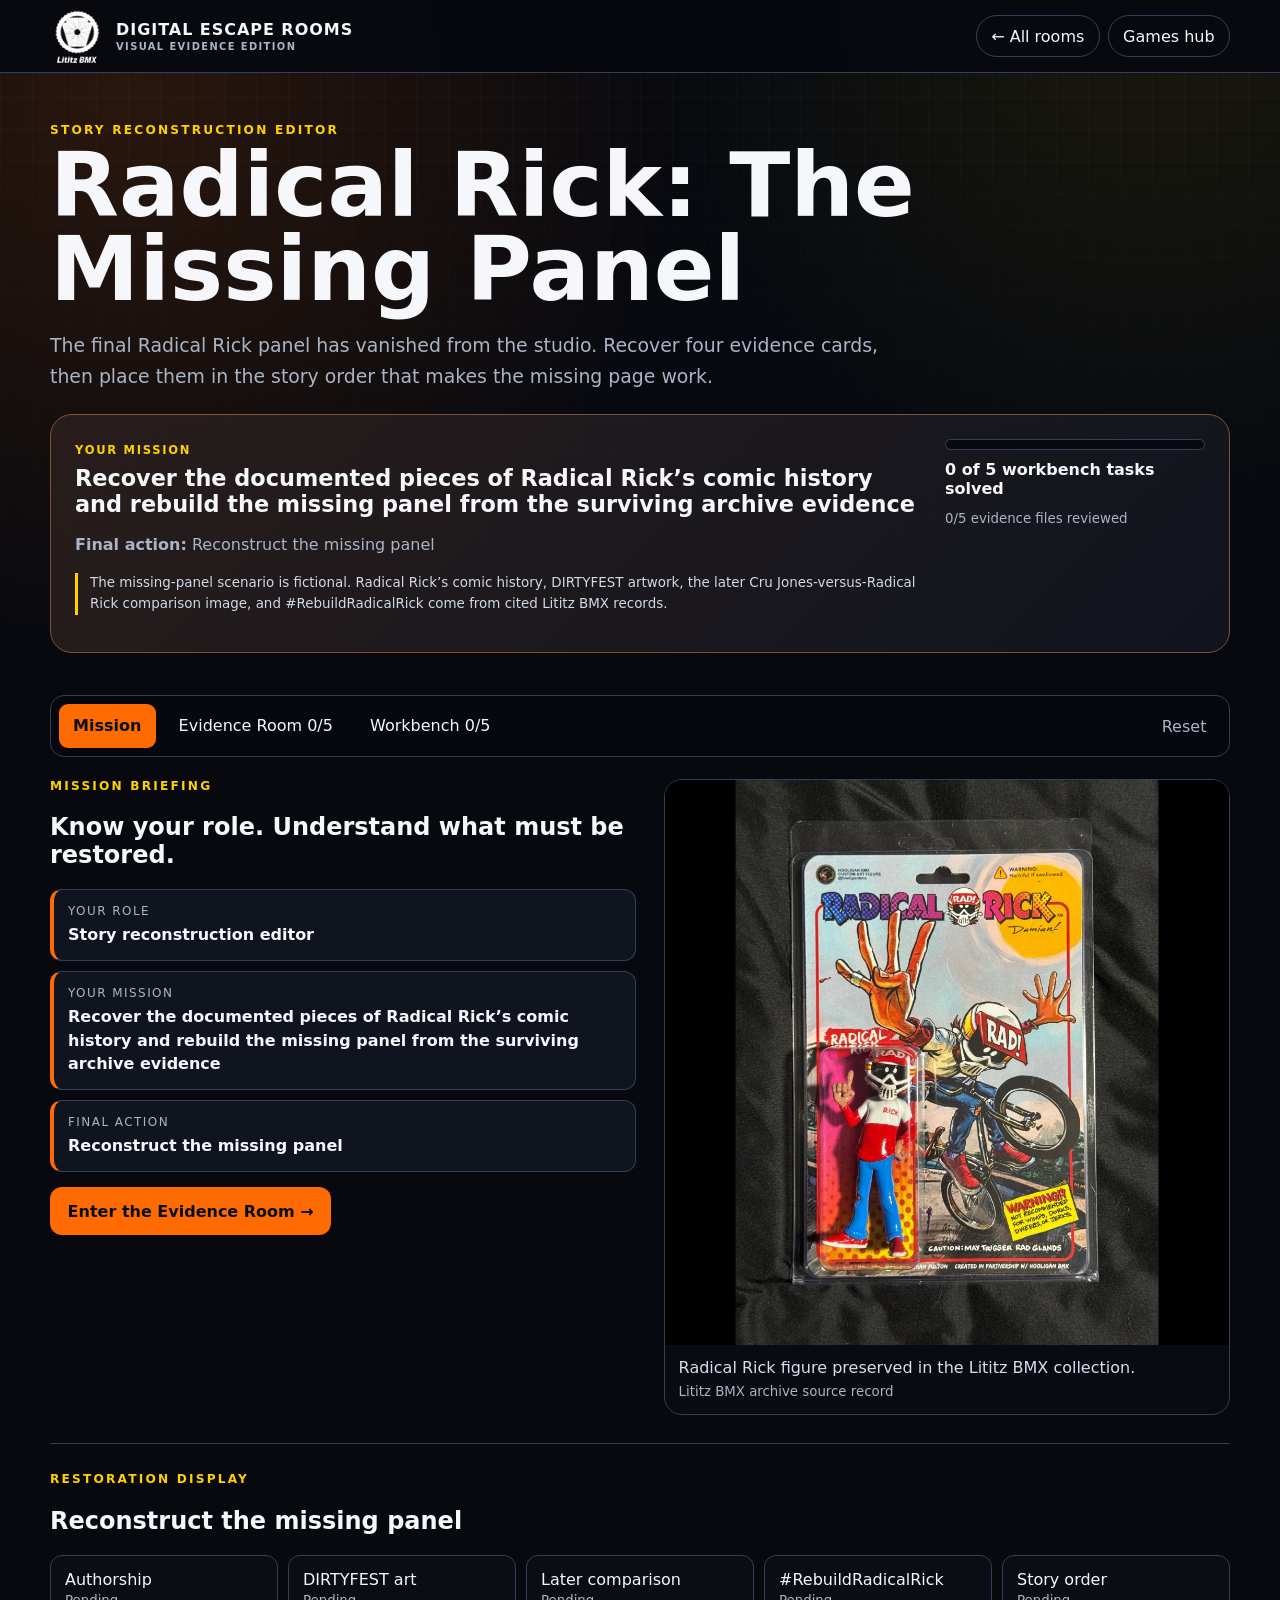
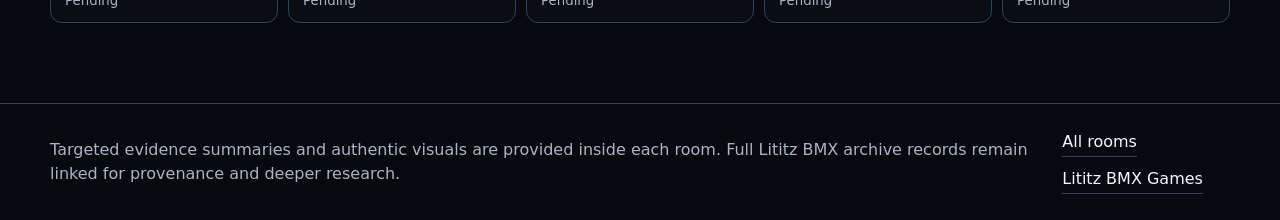
<file: escape-rooms/radical-rick/index.html>
<!doctype html><html lang="en"><head><meta charset="utf-8"><meta name="viewport" content="width=device-width,initial-scale=1"><meta name="description" content="Play Radical Rick: The Missing Panel, a source-backed Lititz BMX digital museum experience with authentic evidence records."><title>Radical Rick: The Missing Panel | Lititz BMX Digital Escape Rooms</title><link rel="canonical" href="https://article134-tech.github.io/lititzbmx-games/escape-rooms/radical-rick/"><meta property="og:title" content="Radical Rick: The Missing Panel"><meta property="og:description" content="Play Radical Rick: The Missing Panel, a source-backed Lititz BMX digital museum experience with authentic evidence records."><meta property="og:image" content="https://article134-tech.github.io/lititzbmx-games/escape-rooms/assets/images/radical-rick/room-overview-1280.jpg"><link rel="icon" href="../assets/lititz-bmx-logo.png"><link rel="stylesheet" href="../assets/styles.css"></head><body data-base="../" data-room-id="radical-rick"><a class="skip" href="#room-main">Skip to room</a><header class="sitebar"><div class="wrap sitebar-inner"><a class="brand-lockup" href="../index.html"><img src="../assets/lititz-bmx-logo.png" alt="Lititz BMX wheel logo"><span>Digital Escape Rooms<small>Visual Evidence Edition</small></span></a><nav class="site-actions" aria-label="Room navigation"><a class="navlink" href="../index.html">← All rooms</a><a class="navlink" href="../../index.html">Games hub</a></nav></div></header><noscript><section class="wrap room-head"><h1>Radical Rick: The Missing Panel</h1><p>Recover the documented pieces of Radical Rick’s comic history and rebuild the missing panel from the surviving archive evidence</p><p>This interactive experience requires JavaScript. Its underlying evidence remains available through the linked Lititz BMX archive.</p></section></noscript><main id="room-main"></main><footer class="footer"><div class="wrap footer-row"><span>Targeted evidence summaries and authentic visuals are provided inside each room. Full Lititz BMX archive records remain linked for provenance and deeper research.</span><nav class="footer-links" aria-label="Room footer navigation"><a href="../index.html">All rooms</a><a href="../../index.html">Lititz BMX Games</a></nav></div></footer><script src="../assets/rooms-data.js"></script><script src="../assets/app.js"></script></body></html>
</file>
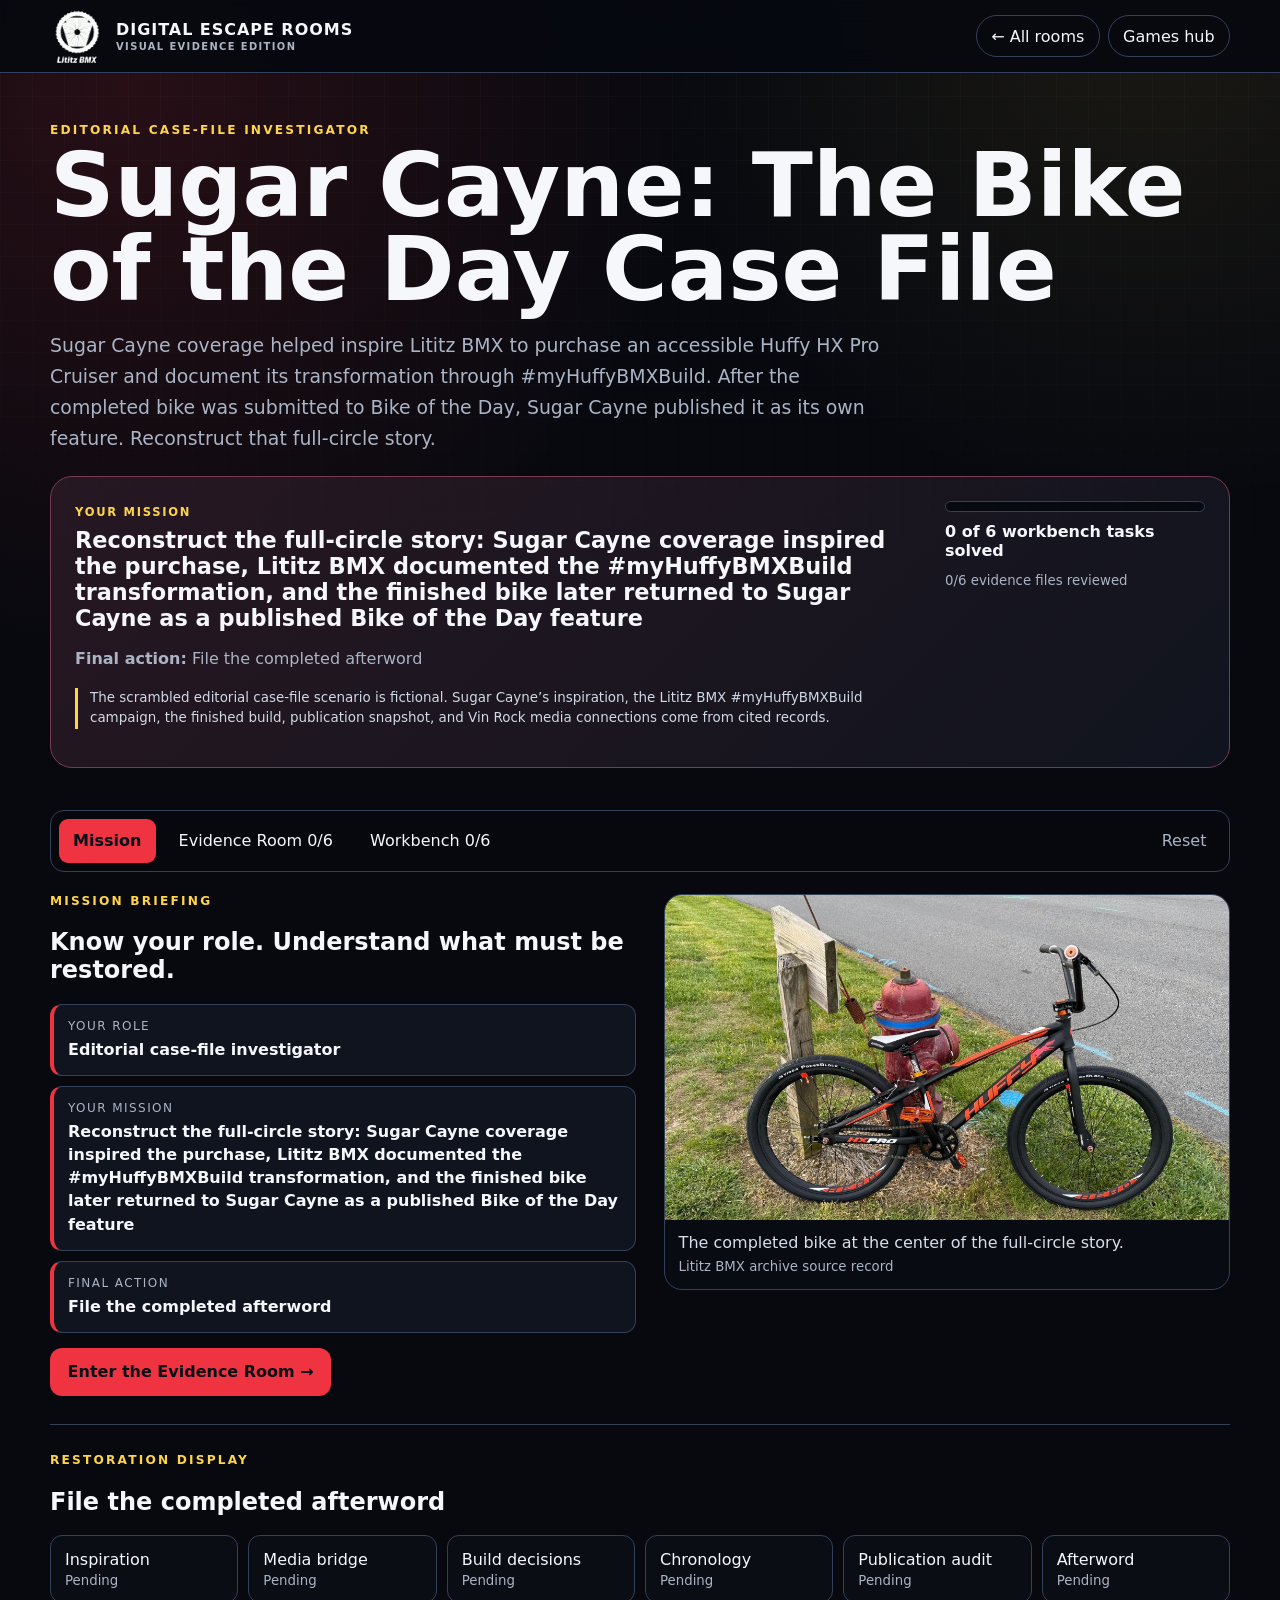
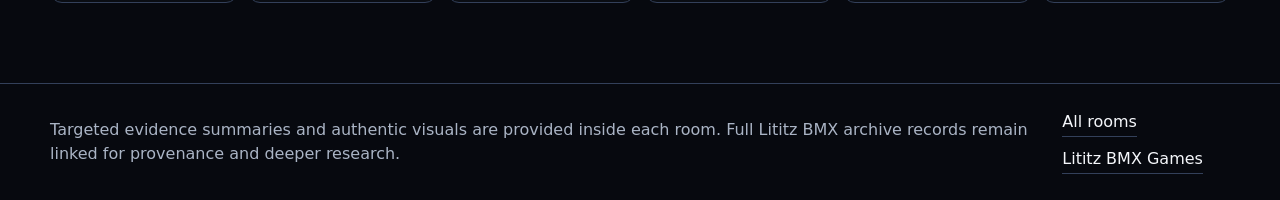
<file: escape-rooms/sugar-cayne/index.html>
<!doctype html><html lang="en"><head><meta charset="utf-8"><meta name="viewport" content="width=device-width,initial-scale=1"><meta name="description" content="Play Sugar Cayne: The Bike of the Day Case File, a source-backed Lititz BMX digital museum experience with authentic evidence records."><title>Sugar Cayne: The Bike of the Day Case File | Lititz BMX Digital Escape Rooms</title><link rel="canonical" href="https://article134-tech.github.io/lititzbmx-games/escape-rooms/sugar-cayne/"><meta property="og:title" content="Sugar Cayne: The Bike of the Day Case File"><meta property="og:description" content="Play Sugar Cayne: The Bike of the Day Case File, a source-backed Lititz BMX digital museum experience with authentic evidence records."><meta property="og:image" content="https://article134-tech.github.io/lititzbmx-games/escape-rooms/assets/images/sugar-cayne/completed-bike-1280.jpg"><link rel="icon" href="../assets/lititz-bmx-logo.png"><link rel="stylesheet" href="../assets/styles.css"></head><body data-base="../" data-room-id="sugar-cayne"><a class="skip" href="#room-main">Skip to room</a><header class="sitebar"><div class="wrap sitebar-inner"><a class="brand-lockup" href="../index.html"><img src="../assets/lititz-bmx-logo.png" alt="Lititz BMX wheel logo"><span>Digital Escape Rooms<small>Visual Evidence Edition</small></span></a><nav class="site-actions" aria-label="Room navigation"><a class="navlink" href="../index.html">← All rooms</a><a class="navlink" href="../../index.html">Games hub</a></nav></div></header><noscript><section class="wrap room-head"><h1>Sugar Cayne: The Bike of the Day Case File</h1><p>Reconstruct the full-circle story: Sugar Cayne coverage inspired the purchase, Lititz BMX documented the #myHuffyBMXBuild transformation, and the finished bike later returned to Sugar Cayne as a published Bike of the Day feature</p><p>This interactive experience requires JavaScript. Its underlying evidence remains available through the linked Lititz BMX archive.</p></section></noscript><main id="room-main"></main><footer class="footer"><div class="wrap footer-row"><span>Targeted evidence summaries and authentic visuals are provided inside each room. Full Lititz BMX archive records remain linked for provenance and deeper research.</span><nav class="footer-links" aria-label="Room footer navigation"><a href="../index.html">All rooms</a><a href="../../index.html">Lititz BMX Games</a></nav></div></footer><script src="../assets/rooms-data.js"></script><script src="../assets/app.js"></script></body></html>
</file>
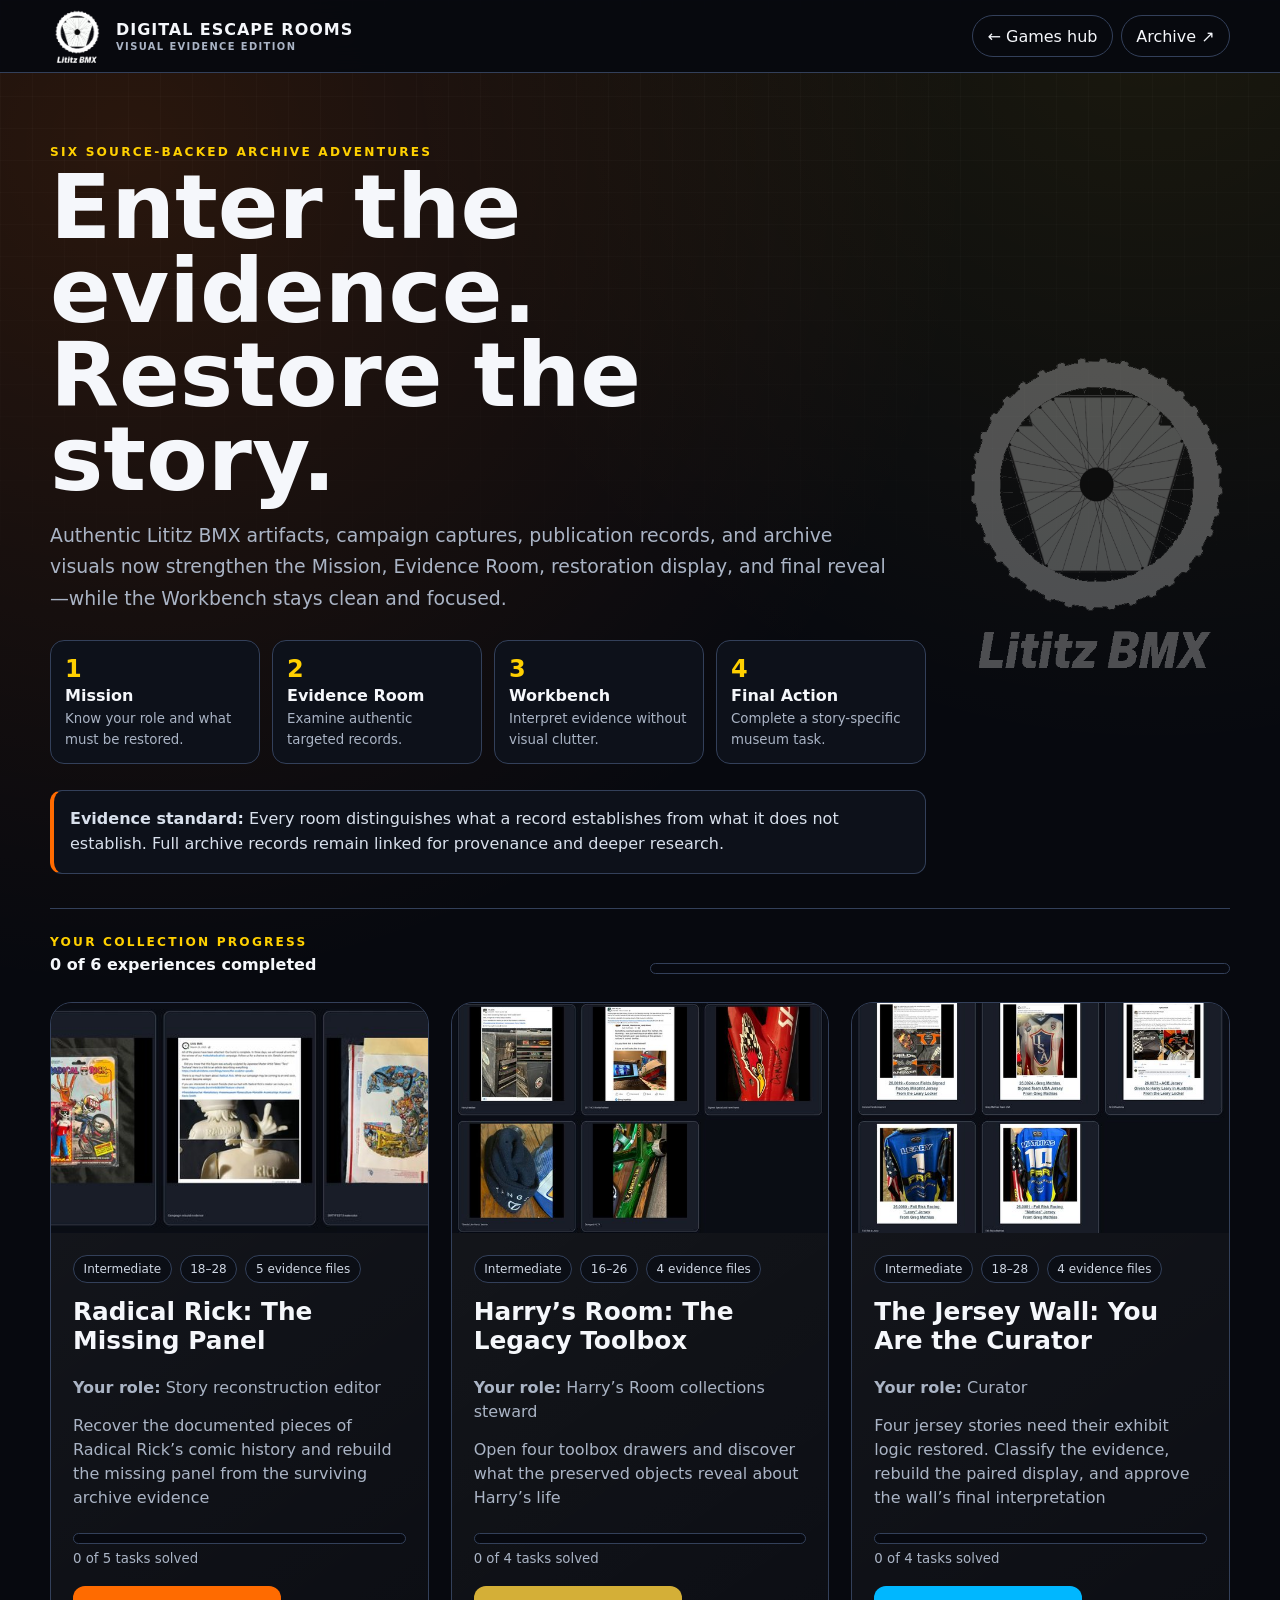
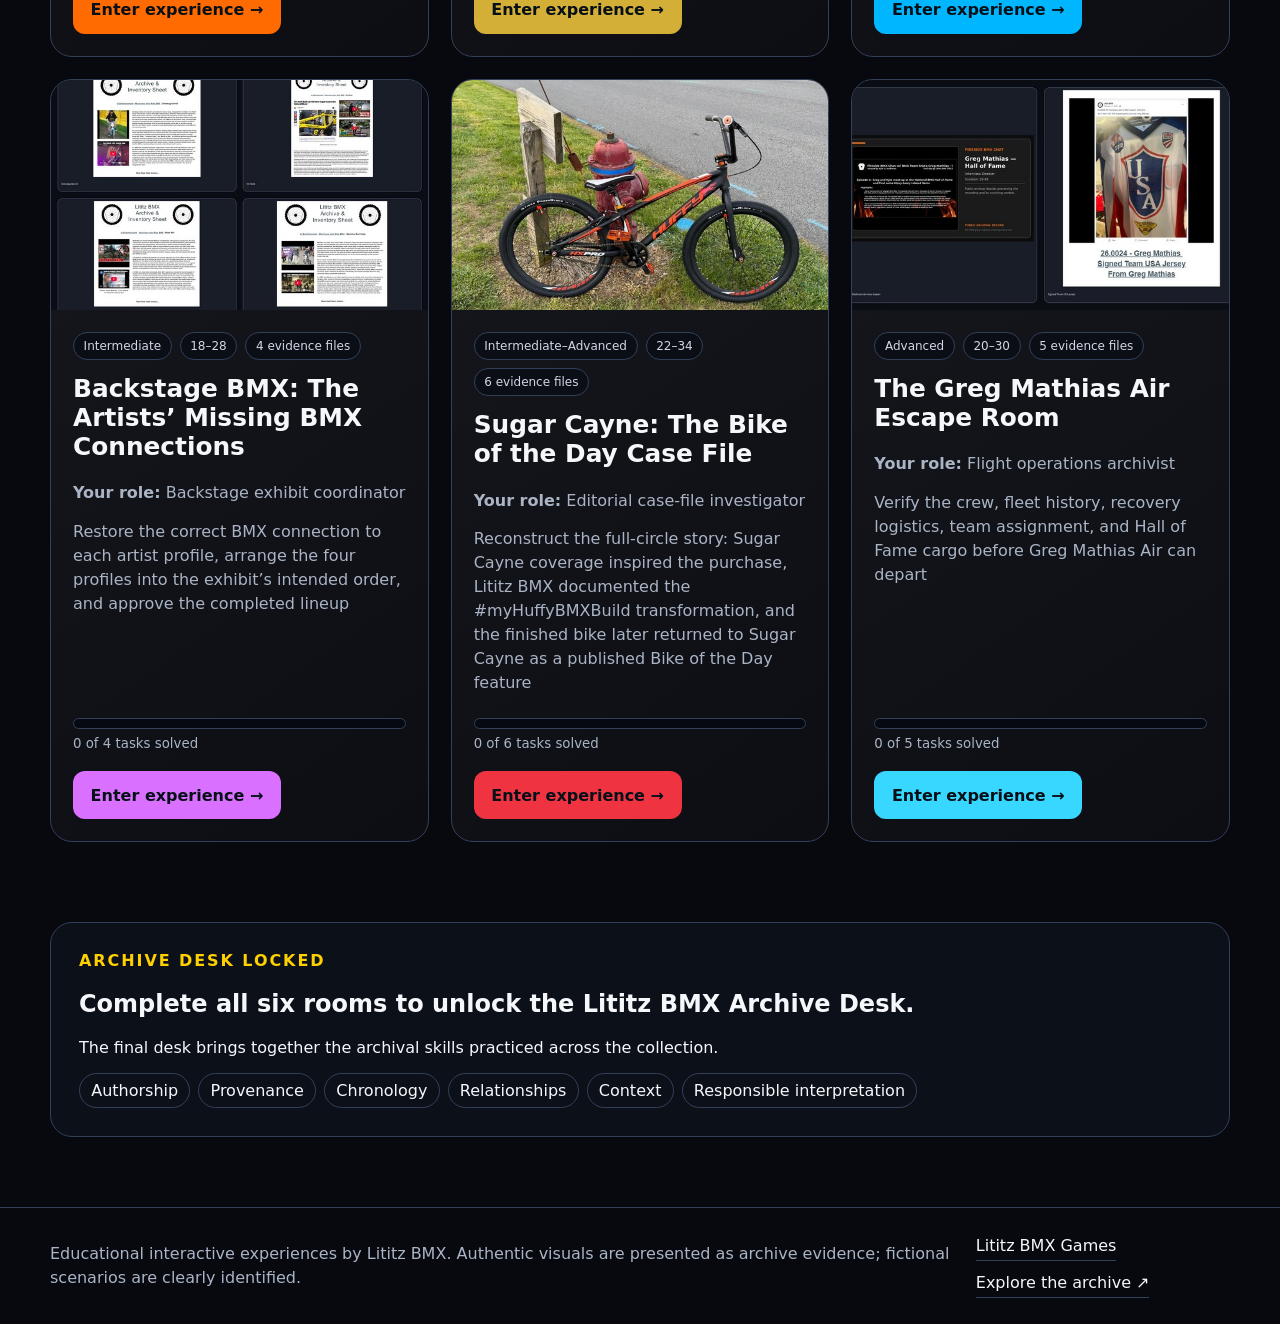
<file: escape-rooms/room.html>
<!doctype html>
<html lang="en">
<head>
  <meta charset="utf-8">
  <meta name="viewport" content="width=device-width, initial-scale=1">
  <meta name="robots" content="noindex,follow">
  <title>Redirecting | Lititz BMX Digital Escape Rooms</title>

  <script>
    (() => {
      const routes = {
        "radical-rick": "radical-rick/",
        "harry-leary": "harrys-legacy-toolbox/",
        "harrys-legacy-toolbox": "harrys-legacy-toolbox/",
        "jersey-wall": "jersey-wall/",
        "musicians": "backstage-bmx/",
        "backstage-bmx": "backstage-bmx/",
        "sugar-cayne": "sugar-cayne/",
        "greg-mathias-air": "greg-mathias-air/"
      };

      const room = new URLSearchParams(window.location.search).get("room");
      window.location.replace(routes[room] || "./");
    })();
  </script>
</head>
<body>
  <p>Redirecting to the Lititz BMX Digital Escape Rooms…</p>
</body>
</html>
</file>
<file: assets/styles.css>
:root {
  color-scheme: dark;
  --bg: #071018;
  --panel: #0d1923;
  --panel-2: #101f2a;
  --text: #f4f7f8;
  --muted: #a9bac4;
  --line: #243743;
  --cyan: #32d6d1;
  --cyan-2: #8bf2ed;
  --yellow: #ffd54a;
  --shadow: 0 24px 70px rgba(0, 0, 0, .35);
  font-family: Arial, Helvetica, sans-serif;
}

* { box-sizing: border-box; }

html { scroll-behavior: smooth; }

body {
  margin: 0;
  min-height: 100vh;
  background:
    radial-gradient(circle at 10% 0%, rgba(50, 214, 209, .12), transparent 30rem),
    linear-gradient(180deg, #071018 0%, #0a141c 100%);
  color: var(--text);
}

a { color: inherit; }

img { max-width: 100%; }

.skip-link {
  position: absolute;
  left: -999px;
  top: 0;
  z-index: 50;
  background: white;
  color: black;
  padding: .75rem 1rem;
}

.skip-link:focus { left: 1rem; top: 1rem; }

.site-header {
  border-bottom: 1px solid var(--line);
  background: rgba(7, 16, 24, .88);
  backdrop-filter: blur(14px);
  position: sticky;
  top: 0;
  z-index: 20;
}

.header-inner {
  width: min(1180px, calc(100% - 2rem));
  margin: 0 auto;
  min-height: 96px;
  display: flex;
  align-items: center;
  justify-content: space-between;
  gap: 1rem;
}

.brand {
  display: inline-flex;
  align-items: center;
  gap: .9rem;
  text-decoration: none;
}

.brand-logo {
  display: block;
  width: auto;
  height: 76px;
}

.brand-section {
  border-left: 1px solid var(--line);
  padding-left: .9rem;
  color: var(--cyan);
  font-size: .82rem;
  font-weight: 900;
  letter-spacing: .2em;
  text-transform: uppercase;
}

.archive-link {
  color: var(--cyan-2);
  text-decoration: none;
  font-weight: 700;
}

.archive-link:hover,
.archive-link:focus-visible { text-decoration: underline; }

main {
  width: min(1180px, calc(100% - 2rem));
  margin: 0 auto;
}

.hero {
  padding: clamp(4rem, 10vw, 8rem) 0 4rem;
  max-width: 900px;
}

.eyebrow {
  color: var(--cyan);
  font-size: .78rem;
  font-weight: 900;
  letter-spacing: .19em;
  text-transform: uppercase;
  margin: 0 0 .75rem;
}

h1, h2, h3, p { margin-top: 0; }

h1 {
  font-size: clamp(3.2rem, 10vw, 7.3rem);
  line-height: .86;
  letter-spacing: -.07em;
  margin-bottom: 1.3rem;
}

.hero-copy {
  color: var(--muted);
  font-size: clamp(1.1rem, 2.4vw, 1.45rem);
  line-height: 1.55;
  max-width: 760px;
}

.hero-stats {
  margin-top: 2rem;
  display: flex;
  flex-wrap: wrap;
  gap: .75rem;
}

.hero-stats span {
  border: 1px solid var(--line);
  background: rgba(13, 25, 35, .7);
  border-radius: 999px;
  padding: .7rem 1rem;
  color: var(--muted);
}

.hero-stats strong { color: var(--text); }

.games-section {
  padding: 2rem 0 5rem;
}

.section-heading {
  display: flex;
  justify-content: space-between;
  align-items: end;
  gap: 2rem;
  margin-bottom: 1.4rem;
}

.section-heading h2,
.coming-soon h2 {
  font-size: clamp(2rem, 5vw, 3.6rem);
  letter-spacing: -.04em;
  margin-bottom: 0;
}

.section-heading > p {
  max-width: 450px;
  color: var(--muted);
  line-height: 1.55;
  margin-bottom: .4rem;
}

.games-list {
  display: grid;
  gap: 1.75rem;
}

.game-card {
  display: grid;
  grid-template-columns: minmax(320px, .9fr) minmax(0, 1.1fr);
  min-height: 590px;
  border: 1px solid #2a424f;
  border-radius: 28px;
  overflow: hidden;
  background: linear-gradient(145deg, rgba(16, 31, 42, .98), rgba(8, 18, 26, .98));
  box-shadow: var(--shadow);
}

.game-visual {
  position: relative;
  min-height: 420px;
  overflow: hidden;
  background:
    linear-gradient(rgba(7, 15, 21, .08), rgba(7, 15, 21, .8)),
    radial-gradient(circle at 55% 35%, rgba(255, 213, 74, .25), transparent 35%),
    linear-gradient(135deg, #172832, #09131b);
}

.game-visual::before,
.game-visual::after {
  content: "";
  position: absolute;
  border: 1px solid rgba(50, 214, 209, .25);
  border-radius: 50%;
}

.game-visual::before {
  width: 460px;
  height: 460px;
  left: -180px;
  bottom: -220px;
}

.game-visual::after {
  width: 260px;
  height: 260px;
  right: -80px;
  top: -90px;
}


.escape-visual {
  padding: 1.2rem;
  display: grid;
  align-items: center;
  background:
    linear-gradient(rgba(7, 15, 21, .08), rgba(7, 15, 21, .72)),
    radial-gradient(circle at 45% 35%, rgba(255, 213, 74, .22), transparent 38%),
    linear-gradient(135deg, #161923, #07131c);
}

.escape-collage {
  position: relative;
  z-index: 2;
  display: grid;
  grid-template-columns: repeat(3, minmax(0, 1fr));
  gap: .55rem;
  transform: rotate(-1deg);
}

.escape-collage img {
  display: block;
  width: 100%;
  aspect-ratio: 4 / 3;
  object-fit: cover;
  border: 1px solid rgba(139, 242, 237, .3);
  border-radius: 10px;
  background: #0a1118;
  box-shadow: 0 14px 26px rgba(0, 0, 0, .3);
}

.escape-badge {
  position: absolute;
  z-index: 3;
  right: 1.5rem;
  bottom: 1.5rem;
  display: grid;
  grid-template-columns: auto 1fr;
  align-items: center;
  gap: .7rem;
  max-width: 190px;
  padding: .8rem 1rem;
  border: 1px solid rgba(255, 213, 74, .58);
  border-radius: 14px;
  background: rgba(7, 16, 24, .92);
  box-shadow: 0 14px 30px rgba(0, 0, 0, .42);
}

.escape-badge strong {
  color: var(--yellow);
  font-size: 2rem;
  line-height: 1;
}

.escape-badge span {
  color: var(--text);
  font-size: .78rem;
  font-weight: 800;
  line-height: 1.15;
  text-transform: uppercase;
  letter-spacing: .06em;
}

.escape-card {
  border-color: #364050;
  background: linear-gradient(145deg, rgba(19, 24, 34, .98), rgba(8, 18, 26, .98));
}

.escape-card .tags span {
  border-color: #60552d;
  color: #ffe58b;
  background: rgba(255, 213, 74, .06);
}

.escape-button {
  background: var(--yellow);
  color: #16130a;
  box-shadow: 0 12px 28px rgba(255, 213, 74, .15);
}

.escape-button:hover,
.escape-button:focus-visible {
  background: #ffe680;
}

.campaign-logo {
  position: absolute;
  top: 2rem;
  left: 2rem;
  width: min(72%, 380px);
  border-radius: 16px;
  box-shadow: 0 16px 45px rgba(0,0,0,.35);
}

.guide {
  position: absolute;
  right: -1rem;
  bottom: -1rem;
  height: 76%;
  width: auto;
  filter: drop-shadow(0 20px 22px rgba(0,0,0,.4));
}

.game-content {
  padding: clamp(2rem, 5vw, 4.2rem);
  display: flex;
  flex-direction: column;
  justify-content: center;
}

.tags {
  display: flex;
  flex-wrap: wrap;
  gap: .55rem;
  margin-bottom: 1rem;
}

.tags span {
  padding: .42rem .7rem;
  border: 1px solid #31505c;
  border-radius: 999px;
  color: var(--cyan-2);
  background: rgba(50, 214, 209, .06);
  font-size: .78rem;
  font-weight: 700;
}

.status {
  display: flex;
  align-items: center;
  gap: .55rem;
  margin-bottom: 1rem;
  color: #bff4d0;
  font-weight: 700;
  font-size: .9rem;
}

.status span {
  width: 9px;
  height: 9px;
  border-radius: 50%;
  background: #58e18a;
  box-shadow: 0 0 14px rgba(88, 225, 138, .75);
}

.game-content h3 {
  font-size: clamp(2rem, 4vw, 3.4rem);
  line-height: 1.03;
  letter-spacing: -.045em;
  margin-bottom: 1.2rem;
}

.game-content > p {
  color: var(--muted);
  line-height: 1.65;
  font-size: 1.05rem;
}

.game-meta {
  display: grid;
  grid-template-columns: repeat(3, 1fr);
  gap: .8rem;
  margin: 1.2rem 0 1.8rem;
}

.game-meta div {
  padding: .9rem;
  border: 1px solid var(--line);
  border-radius: 12px;
  background: rgba(255,255,255,.02);
}

.game-meta dt {
  color: var(--muted);
  font-size: .72rem;
  text-transform: uppercase;
  letter-spacing: .1em;
}

.game-meta dd {
  margin: .35rem 0 0;
  font-weight: 700;
  line-height: 1.35;
}

.play-button {
  align-self: flex-start;
  display: inline-flex;
  align-items: center;
  gap: .75rem;
  padding: 1rem 1.3rem;
  border-radius: 10px;
  background: var(--cyan);
  color: #041214;
  text-decoration: none;
  font-weight: 900;
  text-transform: uppercase;
  letter-spacing: .06em;
  box-shadow: 0 12px 28px rgba(50, 214, 209, .16);
}

.play-button:hover,
.play-button:focus-visible {
  background: var(--cyan-2);
  transform: translateY(-1px);
}

.coming-soon {
  border-top: 1px solid var(--line);
  padding: 5rem 0 6rem;
}

.coming-soon > p:not(.eyebrow) {
  max-width: 720px;
  color: var(--muted);
  line-height: 1.65;
  font-size: 1.05rem;
}

.future-grid {
  display: grid;
  grid-template-columns: repeat(3, 1fr);
  gap: 1rem;
  margin-top: 2rem;
}

.future-grid div {
  min-height: 150px;
  padding: 1.4rem;
  border: 1px dashed #31505c;
  border-radius: 18px;
  background: rgba(13, 25, 35, .55);
}

.future-grid span {
  display: block;
  color: var(--cyan);
  font-size: 1.7rem;
  margin-bottom: .7rem;
}

.future-grid strong,
.future-grid small { display: block; }

.future-grid small {
  color: var(--muted);
  margin-top: .35rem;
}

footer {
  border-top: 1px solid var(--line);
  color: var(--muted);
  text-align: center;
  padding: 2rem 1rem;
  font-size: .88rem;
}

footer p { margin: .3rem 0; }

:focus-visible {
  outline: 3px solid var(--yellow);
  outline-offset: 4px;
}

@media (max-width: 850px) {
  .section-heading { display: block; }
  .section-heading > p { margin-top: 1rem; }
  .game-card { grid-template-columns: 1fr; }
  .game-visual { min-height: 470px; }
  .game-meta { grid-template-columns: 1fr; }
  .escape-collage { grid-template-columns: repeat(3, minmax(0, 1fr)); }
}

@media (max-width: 560px) {
  .header-inner { min-height: 78px; }
  .brand-logo { height: 60px; }
  .brand-section { padding-left: .65rem; font-size: .68rem; letter-spacing: .16em; }
  .archive-link { font-size: .82rem; }
  .hero { padding-top: 3.2rem; }
  .game-card { border-radius: 18px; }
  .campaign-logo { left: 1.2rem; top: 1.2rem; width: 80%; }
  .guide { height: 68%; }
  .game-content { padding: 1.4rem; }
  .escape-visual { min-height: 390px; padding: .8rem; }
  .escape-collage { grid-template-columns: repeat(2, minmax(0, 1fr)); }
  .escape-badge { right: 1rem; bottom: 1rem; }
  .future-grid { grid-template-columns: 1fr; }
}
</file>
<file: brandon/assets/styles.css>
:root{--ink:#142119;--muted:#58665d;--paper:#f7f3e7;--card:#fffdf7;--line:#c9c7b9;--green:#176b44;--green2:#49a96d;--dirt:#aa6633;--sky:#bce4f5;--yellow:#f4ca52;--red:#a94637;--shadow:0 12px 28px rgba(24,42,30,.12)}*{box-sizing:border-box}html{scroll-behavior:smooth}body{margin:0;color:var(--ink);background:linear-gradient(180deg,var(--sky) 0 190px,var(--paper) 190px);font-family:Arial,Helvetica,sans-serif;line-height:1.5}.skip{position:absolute;left:-9999px;top:8px;background:#fff;padding:.6rem 1rem;z-index:99}.skip:focus{left:8px}.site-head{max-width:1180px;margin:auto;display:flex;align-items:center;justify-content:space-between;padding:1rem 1.2rem;color:#102217}.brand{display:flex;gap:.75rem;align-items:center;font-weight:800;letter-spacing:.02em}.brand img{width:48px;height:48px;object-fit:contain;border-radius:50%}.archive-link{color:inherit;font-weight:700;text-decoration:none;border-bottom:2px solid currentColor}main{max-width:1180px;margin:0 auto;padding:0 1.2rem 4rem}.hero{position:relative;overflow:hidden;background:var(--card);border:2px solid var(--ink);border-radius:26px;box-shadow:var(--shadow);padding:2rem;margin-top:1rem}.hero-grid{display:grid;grid-template-columns:1.15fr .85fr;gap:2rem;align-items:center}.hero-visual{display:grid;gap:1rem}.campaign-logo{display:block;width:min(340px,100%);margin:auto;object-fit:contain}.eyebrow{text-transform:uppercase;letter-spacing:.12em;font-weight:800;font-size:.78rem;color:var(--green)}h1,h2,h3{line-height:1.12;margin:.35rem 0 .75rem}h1{font-size:clamp(2.2rem,5.6vw,4.8rem);letter-spacing:-.045em}h2{font-size:clamp(1.4rem,3vw,2.2rem)}p{margin:.45rem 0 1rem}.lead{font-size:1.12rem;max-width:62ch}.button-row{display:flex;gap:.8rem;flex-wrap:wrap;margin-top:1.25rem}button,.button{appearance:none;border:2px solid var(--ink);border-radius:999px;padding:.78rem 1.15rem;background:var(--yellow);color:var(--ink);font:inherit;font-weight:800;cursor:pointer;text-decoration:none;box-shadow:4px 4px 0 var(--ink)}button:hover,.button:hover{transform:translate(-1px,-1px);box-shadow:6px 6px 0 var(--ink)}button:active,.button:active{transform:translate(3px,3px);box-shadow:1px 1px 0 var(--ink)}button:disabled{opacity:.55;cursor:not-allowed;transform:none;box-shadow:none}button.secondary{background:var(--card)}button:focus-visible,a:focus-visible,summary:focus-visible{outline:4px solid var(--yellow);outline-offset:4px}.notice{font-size:.88rem;color:var(--muted);border-left:4px solid var(--yellow);padding-left:.8rem}.dashboard{display:grid;grid-template-columns:repeat(6,1fr);gap:.65rem;margin:1rem 0}.metric{background:var(--card);border:2px solid var(--ink);border-radius:15px;padding:.75rem;min-width:0}.metric span{display:block;font-size:.72rem;text-transform:uppercase;letter-spacing:.05em;color:var(--muted);font-weight:800}.metric strong{font-size:1.45rem}.bar{height:9px;background:#ddd8c8;border-radius:99px;overflow:hidden;margin-top:.45rem}.bar i{display:block;height:100%;background:var(--green);width:0;transition:width .45s ease}.game-shell{margin-top:1.2rem}.progress{display:grid;grid-template-columns:repeat(9,1fr);gap:.4rem;margin:1rem 0}.step{height:12px;border-radius:99px;background:#d8d3c2;border:1px solid #9e9a8c}.step.done{background:var(--green)}.step.current{background:var(--yellow)}.plan-controls{display:flex;justify-content:flex-end;gap:.65rem;flex-wrap:wrap;margin:.25rem 0 1rem}.plan-controls button{padding:.58rem .9rem;font-size:.9rem;box-shadow:3px 3px 0 var(--ink)}.plan-controls button:hover{box-shadow:5px 5px 0 var(--ink)}.decision{display:grid;grid-template-columns:1fr 360px;gap:1.25rem;align-items:start}.panel{background:var(--card);border:2px solid var(--ink);border-radius:22px;padding:1.25rem;box-shadow:var(--shadow)}.stage{display:inline-block;background:var(--green);color:white;padding:.28rem .6rem;border-radius:999px;font-weight:800;font-size:.78rem}.choice-grid{display:grid;gap:.8rem;margin-top:1rem}.choice{display:block;width:100%;text-align:left;border-radius:16px;background:#fff;padding:1rem;box-shadow:none}.choice:hover{box-shadow:4px 4px 0 var(--ink)}.choice b{display:block;font-size:1.05rem;margin-bottom:.25rem}.choice small{display:block;color:var(--muted);font-size:.92rem;font-weight:normal}.field-note{background:#eef7e9;border:2px solid var(--green);border-radius:18px;padding:1rem;margin-top:1rem}.field-note h2{color:var(--green)}.guide{display:grid;grid-template-columns:135px 1fr;gap:.7rem;align-items:end}.guide img{display:block;width:145px;max-height:220px;object-fit:contain;animation:guide-walk 3.5s ease-in-out infinite}.guide-bubble{position:relative;background:#fff6cf;border:2px solid var(--ink);border-radius:18px;padding:1rem}.guide-bubble:before{content:"";position:absolute;left:-14px;bottom:32px;width:24px;height:24px;background:#fff6cf;border-left:2px solid var(--ink);border-bottom:2px solid var(--ink);transform:rotate(45deg)}.guide-label{text-transform:uppercase;letter-spacing:.08em;font-size:.72rem;font-weight:800;color:var(--green)}.guide-bubble p{margin:.3rem 0}.guide-small{grid-template-columns:100px 1fr}.guide-small img{width:105px;max-height:170px}@keyframes guide-walk{50%{transform:translateY(-5px) rotate(1deg)}}.source-list{display:grid;gap:.45rem;margin-top:.8rem}.source-list a{color:var(--green);font-weight:700}.result-box{background:#fff6cf;border:2px solid var(--ink);border-radius:16px;padding:1rem;margin-top:1rem}.delta-list{display:flex;gap:.45rem;flex-wrap:wrap;margin:.6rem 0 1rem}.delta{border:1px solid var(--ink);border-radius:999px;padding:.22rem .5rem;font-size:.78rem;font-weight:800;background:#fff}.delta.up{color:var(--green)}.delta.down{color:var(--red)}.final-header{display:flex;gap:1.2rem;align-items:center;margin-bottom:1rem}.final-header .campaign-logo{width:130px;margin:0}.final-grid{display:grid;grid-template-columns:1.15fr .85fr;gap:1rem}.proposal{border:3px solid var(--ink);background:var(--card);border-radius:22px;padding:1.3rem;box-shadow:8px 8px 0 var(--green)}.outcome{font-size:1.3rem;font-weight:800;color:var(--green)}.badge{display:inline-block;border:2px solid var(--ink);background:var(--yellow);border-radius:999px;padding:.28rem .58rem;font-size:.78rem;font-weight:800;margin:.15rem}.badge-green{background:#d7f3df}.proposal-list{display:grid;gap:.45rem}.proposal-list>div{display:grid;grid-template-columns:160px 1fr;gap:.5rem;padding:.65rem .75rem;background:#f1eee1;border-radius:10px}.proposal-list dt{font-weight:800}.proposal-list dd{margin:0}.review-grid{display:grid;grid-template-columns:1fr 1fr;gap:.8rem;margin-top:1rem}.review-grid section{background:#f6f2e5;border:1px solid var(--line);border-radius:12px;padding:.8rem}.review-grid ul{margin:.4rem 0;padding-left:1.2rem}.next-action{border-left:5px solid var(--green);background:#eaf6ed;padding:.9rem;margin-top:1rem}.next-action p{margin:.3rem 0}.source-library{margin-top:1rem}.source-library details{border-top:1px solid var(--line);padding:.75rem 0}.source-library summary{cursor:pointer;font-weight:800}.source-library a{color:var(--green)}footer{max-width:1180px;margin:0 auto;padding:1.5rem 1.2rem 3rem;color:var(--muted);font-size:.9rem}.hidden{display:none!important}@media(max-width:940px){.hero-grid,.decision,.final-grid{grid-template-columns:1fr}.dashboard{grid-template-columns:repeat(3,1fr)}.guide{grid-template-columns:120px 1fr}.field-note{order:-1}}@media(max-width:600px){body{background:linear-gradient(180deg,var(--sky) 0 145px,var(--paper) 145px)}.site-head{align-items:flex-start;gap:1rem}.brand img{width:40px;height:40px}.archive-link{font-size:.82rem}.hero{padding:1.1rem;border-radius:20px}.dashboard{grid-template-columns:repeat(2,1fr)}.metric strong{font-size:1.15rem}.progress{gap:.2rem}.choice{padding:.85rem}button,.button{width:100%;text-align:center}.guide,.guide-small{grid-template-columns:92px 1fr}.guide img,.guide-small img{width:95px}.guide-bubble{padding:.75rem}.proposal-list>div{grid-template-columns:1fr}.review-grid{grid-template-columns:1fr}.final-header{align-items:flex-start}.final-header .campaign-logo{width:90px}}@media(prefers-reduced-motion:reduce){*,*:before,*:after{animation-duration:.001ms!important;animation-iteration-count:1!important;scroll-behavior:auto!important;transition-duration:.001ms!important}}@media print{body{background:white}.site-head,footer,.dashboard,.no-print,.guide img{display:none!important}main{max-width:none;padding:0}.hero{border:0;box-shadow:none;margin:0;padding:0}.proposal{box-shadow:none}.final-grid{grid-template-columns:1fr}.panel{break-inside:avoid}.campaign-logo{max-width:120px}.source-list a{color:#000;text-decoration:underline}}
</file>
<file: escape-rooms/assets/styles.css>
:root{--bg:#07090f;--panel:#10141e;--panel2:#151b28;--text:#f5f7fb;--muted:#aab4c5;--accent:#ff6b00;--accent2:#ffd000;--ok:#41e889;--bad:#ff7589;--line:#33405a;--soft-line:rgba(132,153,185,.28);font-family:Inter,ui-sans-serif,system-ui,-apple-system,"Segoe UI",sans-serif;color-scheme:dark}*{box-sizing:border-box}html{scroll-behavior:smooth}body{margin:0;min-height:100vh;background:radial-gradient(circle at 10% 5%,color-mix(in srgb,var(--accent) 14%,transparent),transparent 28%),radial-gradient(circle at 90% 0%,color-mix(in srgb,var(--accent2) 8%,transparent),transparent 24%),var(--bg);color:var(--text);overflow-x:hidden}body:before{content:"";position:fixed;inset:0;pointer-events:none;background-image:linear-gradient(rgba(255,255,255,.025) 1px,transparent 1px),linear-gradient(90deg,rgba(255,255,255,.025) 1px,transparent 1px);background-size:32px 32px;mask-image:linear-gradient(to bottom,black,transparent 80%)}a{color:var(--accent2)}button,input,select{font:inherit}button{touch-action:manipulation}button:disabled,input:disabled,select:disabled,fieldset:disabled{cursor:not-allowed;opacity:.66}.skip{position:absolute;left:-9999px;top:8px;z-index:99;background:#fff;color:#000;padding:.7rem 1rem}.skip:focus{left:8px}.sr-only{position:absolute;width:1px;height:1px;padding:0;margin:-1px;overflow:hidden;clip:rect(0,0,0,0);white-space:nowrap;border:0}.wrap{width:min(1180px,calc(100% - 32px));margin:auto}.sitebar{position:sticky;top:0;z-index:20;background:rgba(7,9,15,.94);backdrop-filter:blur(14px);border-bottom:1px solid var(--line)}.sitebar-inner{display:flex;align-items:center;justify-content:space-between;min-height:72px;gap:18px}.brand-lockup{display:flex;align-items:center;gap:12px;text-decoration:none;color:var(--text);font-weight:900;letter-spacing:.06em;text-transform:uppercase}.brand-lockup img{width:54px;height:54px;object-fit:contain}.brand-lockup small{display:block;color:var(--muted);font-size:.62rem;letter-spacing:.14em;margin-top:2px}.navlink{white-space:nowrap;text-decoration:none;border:1px solid var(--line);padding:.65rem .9rem;border-radius:999px;color:var(--text)}.hero{padding:72px 0 34px;display:grid;grid-template-columns:minmax(0,1fr) 270px;gap:34px;align-items:center}.hero h1,.room-head h1{font-size:clamp(2.45rem,7vw,5.8rem);line-height:.94;margin:.35rem 0 1rem;text-wrap:balance}.hero p,.room-lede{font-size:clamp(1rem,2vw,1.18rem);line-height:1.65;color:var(--muted);max-width:840px}.hero-logo img{width:100%;opacity:.28}.kicker{color:var(--accent2);font-size:.76rem;text-transform:uppercase;font-weight:900;letter-spacing:.18em}.experience-loop{display:grid;grid-template-columns:repeat(4,1fr);gap:12px;margin:26px 0}.experience-loop div{border:1px solid var(--line);background:#0d111a;border-radius:14px;padding:14px}.experience-loop strong{display:block;color:var(--accent2);font-size:1.5rem}.experience-loop span{display:block;font-weight:900;margin:.2rem 0}.experience-loop small{color:var(--muted);line-height:1.4}.how{border:1px solid var(--line);border-left:4px solid var(--accent);background:#0d111a;padding:1rem;border-radius:12px;color:#d8e0ec;line-height:1.55}.collection-status{display:grid;grid-template-columns:1fr 1fr;gap:20px;align-items:end;border-top:1px solid var(--line);padding-top:22px}.collection-status strong{display:block;margin-top:5px}.meter,.card-progress{height:11px;background:#070910;border-radius:20px;overflow:hidden;border:1px solid var(--line)}.meter span,.card-progress span{display:block;height:100%;background:linear-gradient(90deg,var(--accent),var(--accent2));transition:width .35s}.grid{display:grid;grid-template-columns:repeat(auto-fit,minmax(330px,1fr));gap:22px;padding:28px 0 80px}.card{overflow:hidden;background:linear-gradient(145deg,rgba(255,255,255,.06),rgba(255,255,255,.018));border:1px solid var(--line);border-radius:22px;transition:transform .2s,border-color .2s}.card:hover{transform:translateY(-4px);border-color:var(--accent)}.card-media{height:230px;position:relative;background:#05070b}.card-media img{width:100%;height:100%;object-fit:cover}.card-body{padding:22px}.card h2{font-size:1.55rem;margin:.85rem 0}.card p{color:var(--muted);line-height:1.5;margin:.45rem 0}.completion-stamp{position:absolute;top:14px;right:14px;border:2px solid var(--ok);color:var(--ok);background:rgba(5,8,12,.9);padding:.5rem .7rem;border-radius:8px;font-weight:900;text-transform:uppercase;transform:rotate(-3deg)}.meta{display:flex;gap:8px;flex-wrap:wrap}.pill{border:1px solid var(--line);background:#0b0e15;padding:.38rem .6rem;border-radius:999px;font-size:.75rem;color:#d0d8e5}.card-progress{margin-top:16px}.card-status{display:block;color:var(--muted);margin-top:7px}.cta,.section-cta,.evidence-jump,.puzzle button,.final-action>button,.audit button{display:inline-flex;align-items:center;justify-content:center;gap:.35rem;text-decoration:none;font-weight:900;background:var(--accent);color:#071018;border:0;padding:.9rem 1.1rem;border-radius:12px;margin-top:15px;cursor:pointer}.archive-desk{margin-bottom:70px;border:1px solid var(--line);background:#0c1018;border-radius:22px;padding:28px}.archive-desk-lock{color:var(--accent2);font-weight:900;text-transform:uppercase;letter-spacing:.12em}.principles{display:flex;gap:8px;flex-wrap:wrap}.principles span{border:1px solid var(--line);border-radius:999px;padding:.45rem .7rem}.room-head{padding:50px 0 20px}.briefing{display:grid;grid-template-columns:1fr minmax(200px,260px);gap:24px;background:linear-gradient(135deg,color-mix(in srgb,var(--accent) 10%,var(--panel)),var(--panel));border:1px solid color-mix(in srgb,var(--accent) 38%,var(--line));border-radius:22px;padding:24px;margin:22px 0}.briefing h2{font-size:1.4rem;margin:.4rem 0}.briefing p{color:var(--muted);line-height:1.55}.mission-label{font-size:.72rem;color:var(--accent2);font-weight:900;text-transform:uppercase;letter-spacing:.15em}.fiction{border-left:3px solid var(--accent2);padding-left:12px;font-size:.84rem;color:#d0d9e6!important}.status strong{display:block;margin:10px 0}.status small{color:var(--muted)}.room-shell{padding-bottom:80px}.room-tabs{position:sticky;top:72px;z-index:15;display:flex;gap:8px;align-items:center;background:rgba(7,9,15,.96);border:1px solid var(--line);border-radius:14px;padding:8px;margin-bottom:22px;overflow-x:auto}.room-tabs button{border:1px solid transparent;background:transparent;color:var(--text);padding:.72rem .85rem;border-radius:9px;white-space:nowrap;cursor:pointer}.room-tabs button[aria-selected="true"]{background:var(--accent);color:#071018;font-weight:900}.room-tabs .reset-link{margin-left:auto;color:var(--muted)}.room-panel{min-height:300px}.mission-layout{display:grid;grid-template-columns:minmax(0,1fr) minmax(320px,48%);gap:28px;align-items:start}.mission-facts{display:grid;gap:10px}.mission-facts div{border:1px solid var(--line);border-left:4px solid var(--accent);background:var(--panel);padding:14px;border-radius:12px}.mission-facts span{display:block;color:var(--muted);font-size:.75rem;text-transform:uppercase;letter-spacing:.12em}.mission-facts strong{display:block;margin-top:5px;line-height:1.45}.mission-visual,.evidence-visual,.final-visual{margin:0;background:#080b11;border:1px solid var(--line);border-radius:18px;overflow:hidden}.mission-visual img,.evidence-visual img,.final-visual img{display:block;width:100%;max-height:700px;object-fit:contain;background:#080b11}.mission-visual figcaption,.evidence-visual figcaption,.final-visual figcaption{padding:12px 14px;color:#d7deea;line-height:1.4}.mission-visual figcaption small,.evidence-visual figcaption small,.final-visual figcaption small{display:block;color:var(--muted);margin-top:4px}.mission-progress{margin-top:28px;border-top:1px solid var(--line);padding-top:24px}.section-intro{max-width:900px;margin-bottom:20px}.section-intro h2{font-size:clamp(1.65rem,4vw,2.5rem);margin:.4rem 0}.section-intro p{color:var(--muted);line-height:1.6}.integrity-key{display:flex;gap:8px;flex-wrap:wrap}.integrity-key span{border:1px solid var(--line);border-radius:999px;padding:.38rem .58rem;font-size:.75rem}.evidence-grid{display:grid;gap:22px}.evidence-card{background:linear-gradient(145deg,var(--panel),var(--panel2));border:1px solid var(--line);border-radius:20px;padding:22px;transition:border-color .2s}.evidence-card.reviewed{border-color:var(--ok)}.evidence-card.spotlight,.puzzle.spotlight{box-shadow:0 0 0 3px color-mix(in srgb,var(--accent) 65%,transparent)}.evidence-card-head{display:flex;justify-content:space-between;gap:18px;align-items:start}.evidence-file-id{color:var(--accent2);font-size:.72rem;font-weight:900;letter-spacing:.14em;text-transform:uppercase}.evidence-card h3{font-size:1.45rem;margin:.35rem 0}.evidence-status{border:1px solid var(--accent);border-radius:999px;padding:.38rem .62rem;font-size:.72rem}.evidence-kind{color:var(--muted);margin-bottom:15px}.evidence-visual{max-width:860px;margin:0 0 18px}.evidence-summary{font-size:1.05rem;line-height:1.62}.evidence-finding,.evidence-limit{border-left:4px solid var(--ok);background:#0b1113;padding:13px 15px;border-radius:8px;margin:12px 0}.evidence-limit{border-left-color:var(--accent2);background:#121108}.evidence-finding p,.evidence-limit p{margin:.3rem 0 0;color:#d9e1ed;line-height:1.55}.evidence-actions,.source-list,.continue-links{display:flex;gap:10px;flex-wrap:wrap}.evidence-actions button,.source-list a,.continue-links a{border:1px solid var(--line);background:#0b0e15;color:var(--text);padding:.7rem .85rem;border-radius:9px;text-decoration:none}.evidence-actions .secondary{color:var(--muted)}.puzzles{display:grid;gap:20px}.puzzle{background:linear-gradient(150deg,var(--panel),var(--panel2));border:1px solid var(--line);border-left:6px solid var(--accent);border-radius:20px;padding:22px;position:relative;overflow:hidden}.puzzle.solved{border-color:var(--ok)}.fragment{position:absolute;right:20px;top:16px;color:rgba(255,255,255,.07);font-size:2rem;font-weight:900}.num{color:var(--accent2);font-size:.72rem;font-weight:900;letter-spacing:.18em;text-transform:uppercase}.puzzle h3{margin:.4rem 0 .7rem;font-size:1.35rem}.puzzle>p{color:var(--muted);line-height:1.55;max-width:920px}.evidence-jump{background:#1a1118;color:var(--text);border:1px solid color-mix(in srgb,var(--accent) 55%,var(--line))}.answer-row{display:flex;gap:10px;flex-wrap:wrap}.answer-row input{flex:1;min-width:240px;background:#080b11;color:var(--text);border:1px solid var(--line);border-radius:10px;padding:.9rem}.choices{display:grid;gap:10px}.choices .choice{justify-content:flex-start;text-align:left;margin:0;background:#0a0e15;color:var(--text);border:1px solid var(--line)}.match-board{display:grid;gap:10px}.match-row{display:grid;grid-template-columns:minmax(180px,1fr) minmax(220px,1fr);gap:12px;align-items:center;border:1px solid var(--line);padding:12px;border-radius:10px}.match-row select{width:100%;background:#080b11;color:var(--text);border:1px solid var(--line);padding:.75rem;border-radius:8px}.sequence-bank{display:grid;gap:8px}.sequence-card{margin:0!important;background:#0b0e15!important;color:var(--text)!important;border:1px solid var(--line)!important;justify-content:flex-start!important;text-align:left}.sequence-order{border:1px dashed var(--line);border-radius:12px;padding:16px 16px 16px 42px;min-height:80px}.sequence-order li{margin:.55rem 0}.sequence-actions{display:flex;gap:10px}.secondary{background:#0b0e15!important;color:var(--text)!important;border:1px solid var(--line)!important}.multi-select{border:0;padding:0;display:grid;gap:10px}.multi-select label,.audit-stage label{display:flex;gap:12px;align-items:flex-start;border:1px solid var(--line);border-radius:12px;padding:14px;background:#0a0e15}.multi-select input,.audit-stage input{margin-top:.2rem;width:20px;height:20px;accent-color:var(--accent)}.audit{display:grid;gap:16px}.audit-stage{border:1px solid var(--line);border-radius:16px;padding:18px;background:#0a0e15}.audit-stage.locked{opacity:.42}.audit-stage legend{padding:0 8px}.audit-stage legend strong,.audit-stage legend span{display:block}.audit-stage legend span{color:var(--muted);margin-top:5px;font-weight:400}.audit-stage label{margin-top:10px}.audit-feedback{margin-top:10px;font-weight:800}.feedback{font-weight:800;margin-top:12px;line-height:1.45}.feedback.good,.audit-feedback.good{color:var(--ok)}.feedback.bad,.audit-feedback.bad{color:var(--bad)}.feedback.close{color:var(--accent2)}.hint-controls{margin-top:10px}.hint-btn{background:transparent!important;color:var(--accent2)!important;border:0!important;padding:.3rem!important;text-decoration:underline;margin:0!important}.hint{display:none;border:1px dashed var(--line);padding:12px;border-radius:9px;margin-top:8px;color:#d5ddea}.hint.show{display:block}.why{display:none;border-top:1px solid var(--line);margin-top:15px;padding-top:12px}.why.show{display:block}.why p{color:var(--muted);line-height:1.5}.experience-progress{display:grid;grid-template-columns:repeat(auto-fit,minmax(140px,1fr));gap:10px}.progress-piece{border:1px solid var(--line);border-radius:12px;padding:14px;background:#0a0d13;transition:.3s}.progress-piece span,.progress-piece small{display:block}.progress-piece small{color:var(--muted);margin-top:4px}.progress-piece.restored{border-color:var(--ok);background:color-mix(in srgb,var(--ok) 9%,#0a0d13)}.progress-piece.restored small{color:var(--ok)}.final-action{margin-top:34px;border:1px solid var(--line);border-radius:22px;padding:24px;background:#0c1018}.final-action.ready{border-color:var(--accent)}.restored-fragments{display:flex;gap:8px;flex-wrap:wrap;margin:18px 0}.restored-chip{border:1px solid var(--line);border-radius:999px;padding:.42rem .65rem;color:var(--muted)}.restored-chip.recovered{color:var(--ok);border-color:var(--ok)}.victory{display:none;margin-top:26px}.victory.show{display:block}.final-gallery{display:grid;grid-template-columns:repeat(auto-fit,minmax(280px,1fr));gap:16px;margin:20px 0}.archive-takeaway{border-left:4px solid var(--accent2);padding:15px;background:#11100a;border-radius:10px;margin:18px 0}.footer{border-top:1px solid var(--line);padding:26px 0;color:var(--muted);line-height:1.5}noscript{display:block;background:#fff3cd;color:#241d05;padding:1rem;margin:1rem;border-radius:10px}@media(max-width:800px){.hero{grid-template-columns:1fr}.hero-logo{display:none}.experience-loop{grid-template-columns:1fr 1fr}.collection-status{grid-template-columns:1fr}.grid{grid-template-columns:1fr}.briefing,.mission-layout{grid-template-columns:1fr}.room-tabs{top:72px}.match-row{grid-template-columns:1fr}.evidence-card-head{display:block}.evidence-status{display:inline-block;margin-top:8px}}@media(max-width:520px){.wrap{width:min(100% - 20px,1180px)}.sitebar-inner{min-height:64px}.brand-lockup img{width:44px;height:44px}.brand-lockup span{font-size:.82rem}.navlink{font-size:.76rem;padding:.55rem .65rem}.hero{padding-top:42px}.experience-loop{grid-template-columns:1fr}.room-tabs{top:64px}.card-media{height:200px}.puzzle,.evidence-card,.final-action{padding:17px}.fragment{font-size:1.3rem}.answer-row input{min-width:100%}.final-gallery{grid-template-columns:1fr}}@media(prefers-reduced-motion:reduce){*{scroll-behavior:auto!important;transition:none!important;animation:none!important}}

/* v1.5.1 final-review corrections */
.grid{align-items:stretch}.card{display:flex;flex-direction:column;height:100%}.card-media{flex:0 0 230px}.card-body{display:flex;flex-direction:column;flex:1}.card-action-area{margin-top:auto;display:flex;flex-direction:column;align-items:flex-start;width:100%}.card-action-area .card-progress{width:100%}.card-status{min-height:1.5em}.profile-grid{display:grid;grid-template-columns:repeat(2,minmax(0,1fr));gap:16px;margin:0 0 20px}.profile-card{display:flex;flex-direction:column;overflow:hidden;border:1px solid var(--line);border-radius:16px;background:#0a0e16}.profile-image-link{display:block;background:#05070b;padding:12px}.profile-image-link:focus-visible,.profile-open:focus-visible,.sequence-card:focus-visible{outline:3px solid var(--accent2);outline-offset:3px}.profile-image-link img{display:block;width:100%;height:330px;object-fit:contain;background:#070910}.profile-card-body{display:flex;flex-direction:column;flex:1;padding:16px}.profile-card h4{font-size:1.25rem;margin:.4rem 0}.profile-card p{color:var(--muted);line-height:1.5;margin:.25rem 0 1rem}.profile-level{color:var(--accent2);font-size:.72rem;font-weight:900;letter-spacing:.08em;text-transform:uppercase}.profile-open{margin-top:auto;color:var(--text);font-weight:800}.sequence-card{display:flex;align-items:center;justify-content:space-between;gap:12px;text-align:left}.sequence-card.used{border-color:var(--ok);background:color-mix(in srgb,var(--ok) 12%,#0b0e15)}.sequence-selection{flex:0 0 auto;color:var(--ok);font-size:.75rem;font-weight:900;text-transform:uppercase}.sequence-order li{display:flex;align-items:flex-start;gap:10px}.sequence-order-number{display:inline-flex;align-items:center;justify-content:center;min-width:1.7rem;height:1.7rem;border-radius:999px;background:var(--accent);color:#071018;font-weight:900}.sequence-placeholder{display:list-item!important}
@media(max-width:760px){.profile-grid{grid-template-columns:1fr}.profile-image-link img{height:auto;max-height:520px}.card-status{min-height:0}}
/* v1.5.2 launch-integration navigation */
.site-actions{display:flex;align-items:center;justify-content:flex-end;gap:8px;min-width:0}.footer-row{display:flex;align-items:center;justify-content:space-between;gap:20px}.footer-links,.final-return-links,.recovery-actions{display:flex;align-items:center;gap:10px;flex-wrap:wrap}.footer-links a{color:var(--text);text-decoration:none;border-bottom:1px solid var(--line);padding-bottom:2px}.final-return-links .cta{margin-right:0}.recovery-actions .cta{margin-right:0}@media(max-width:700px){.footer-row{align-items:flex-start;flex-direction:column}.footer-links{justify-content:flex-start}}@media(max-width:520px){.brand-lockup span{display:none}.sitebar-inner{gap:8px}.site-actions{gap:5px}.site-actions .navlink{font-size:.7rem;padding:.5rem .58rem}}
</file>
